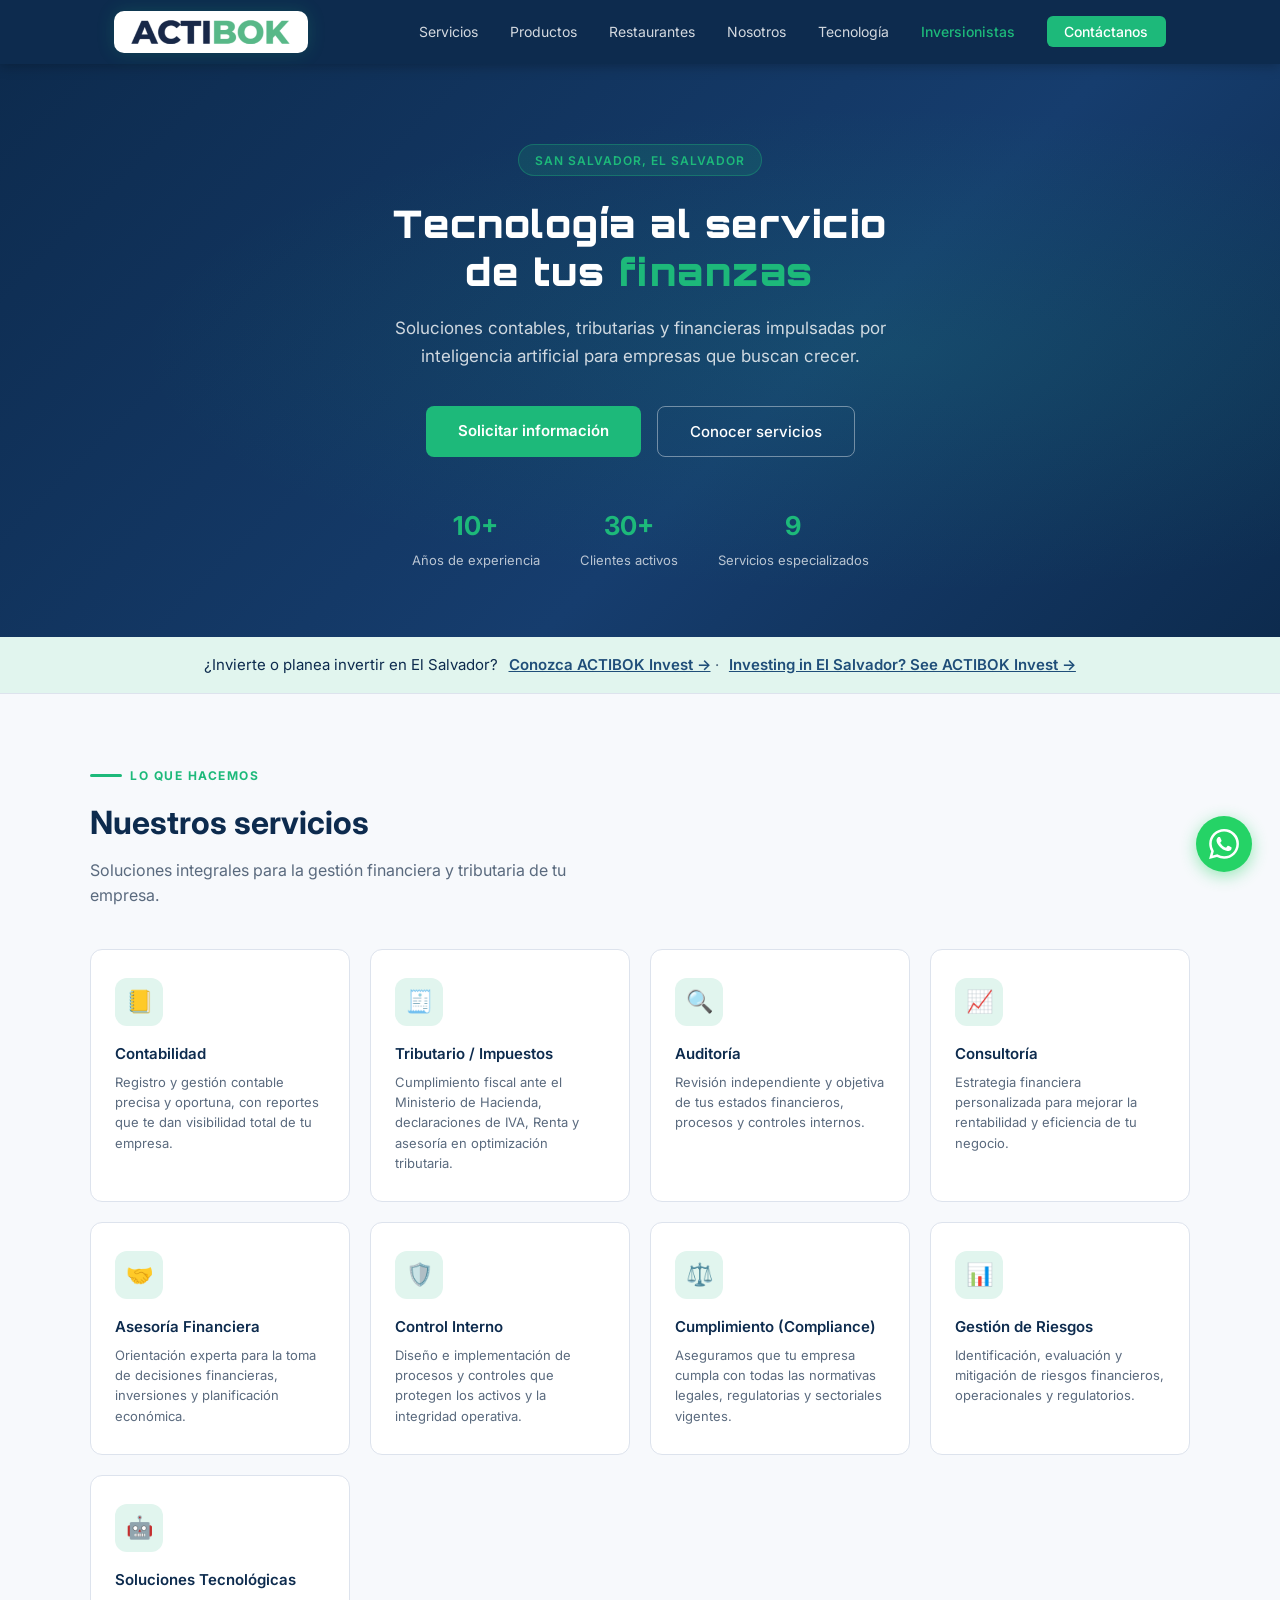
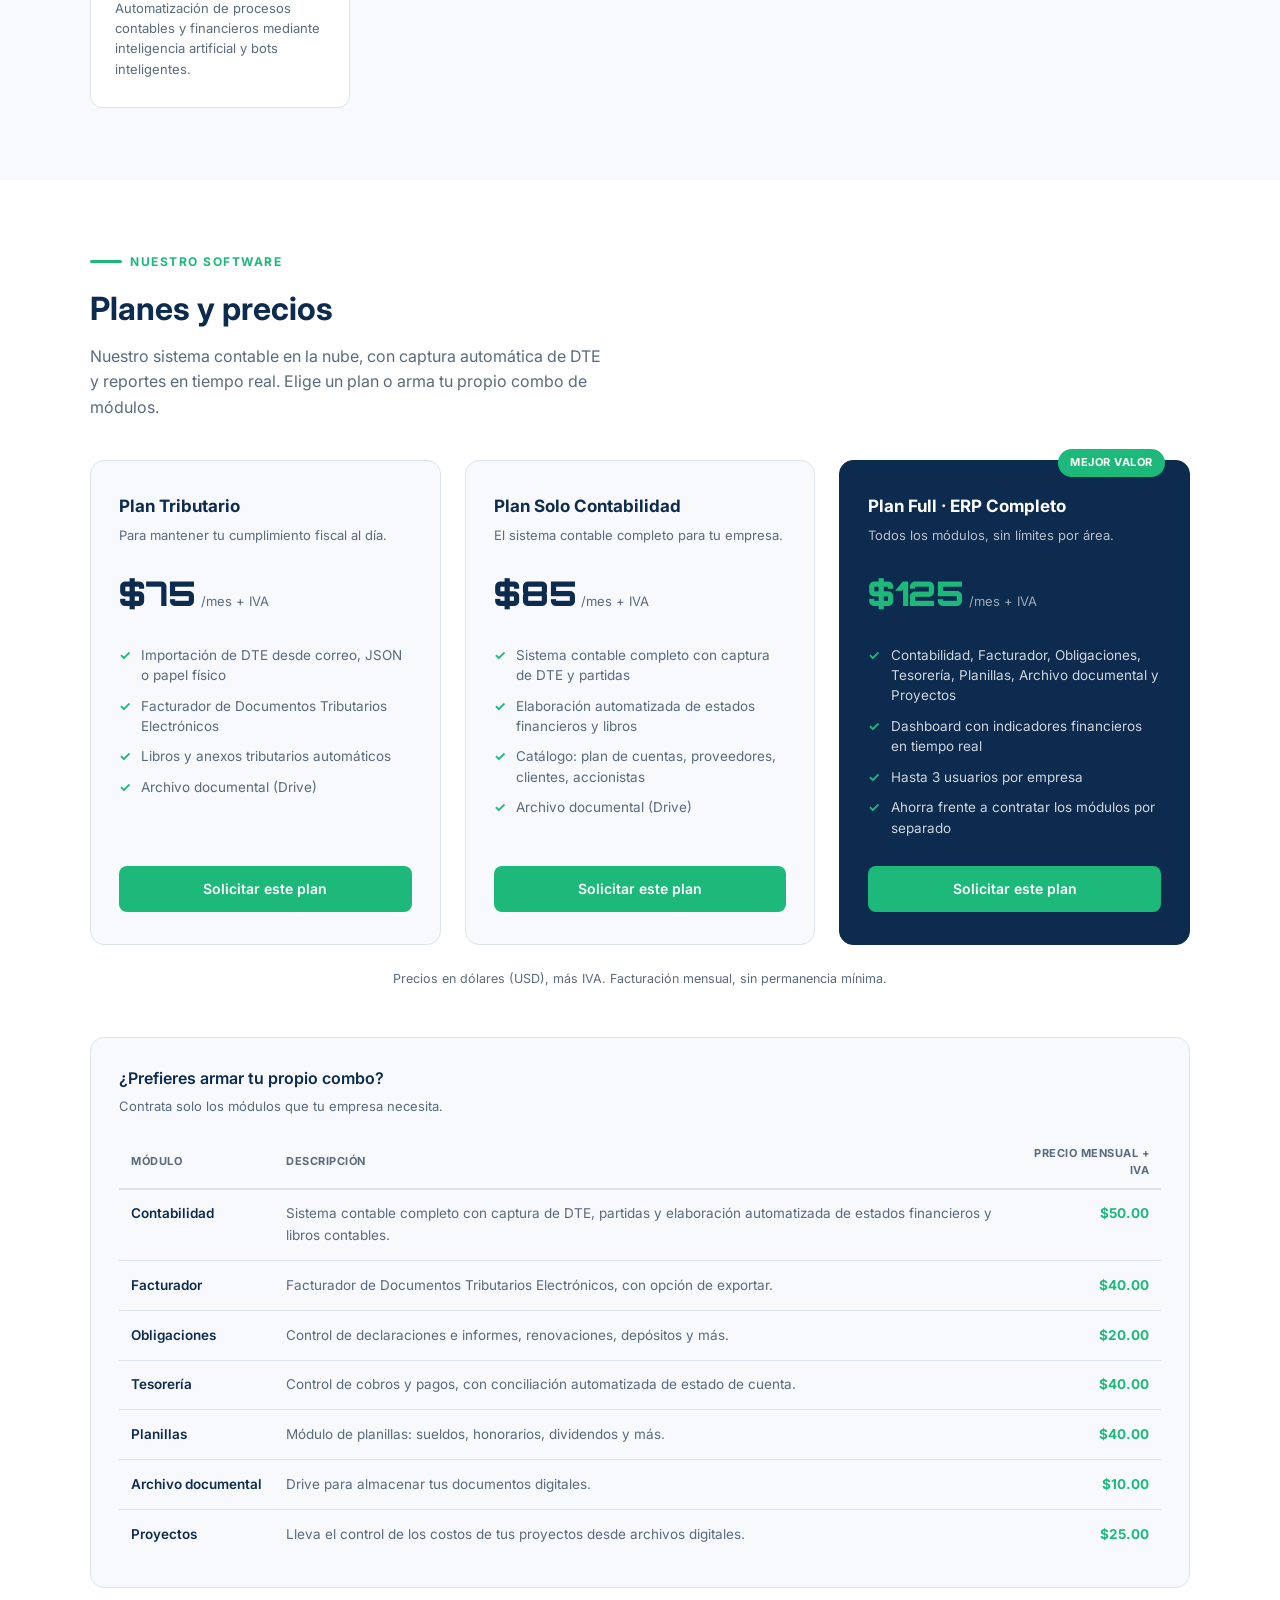
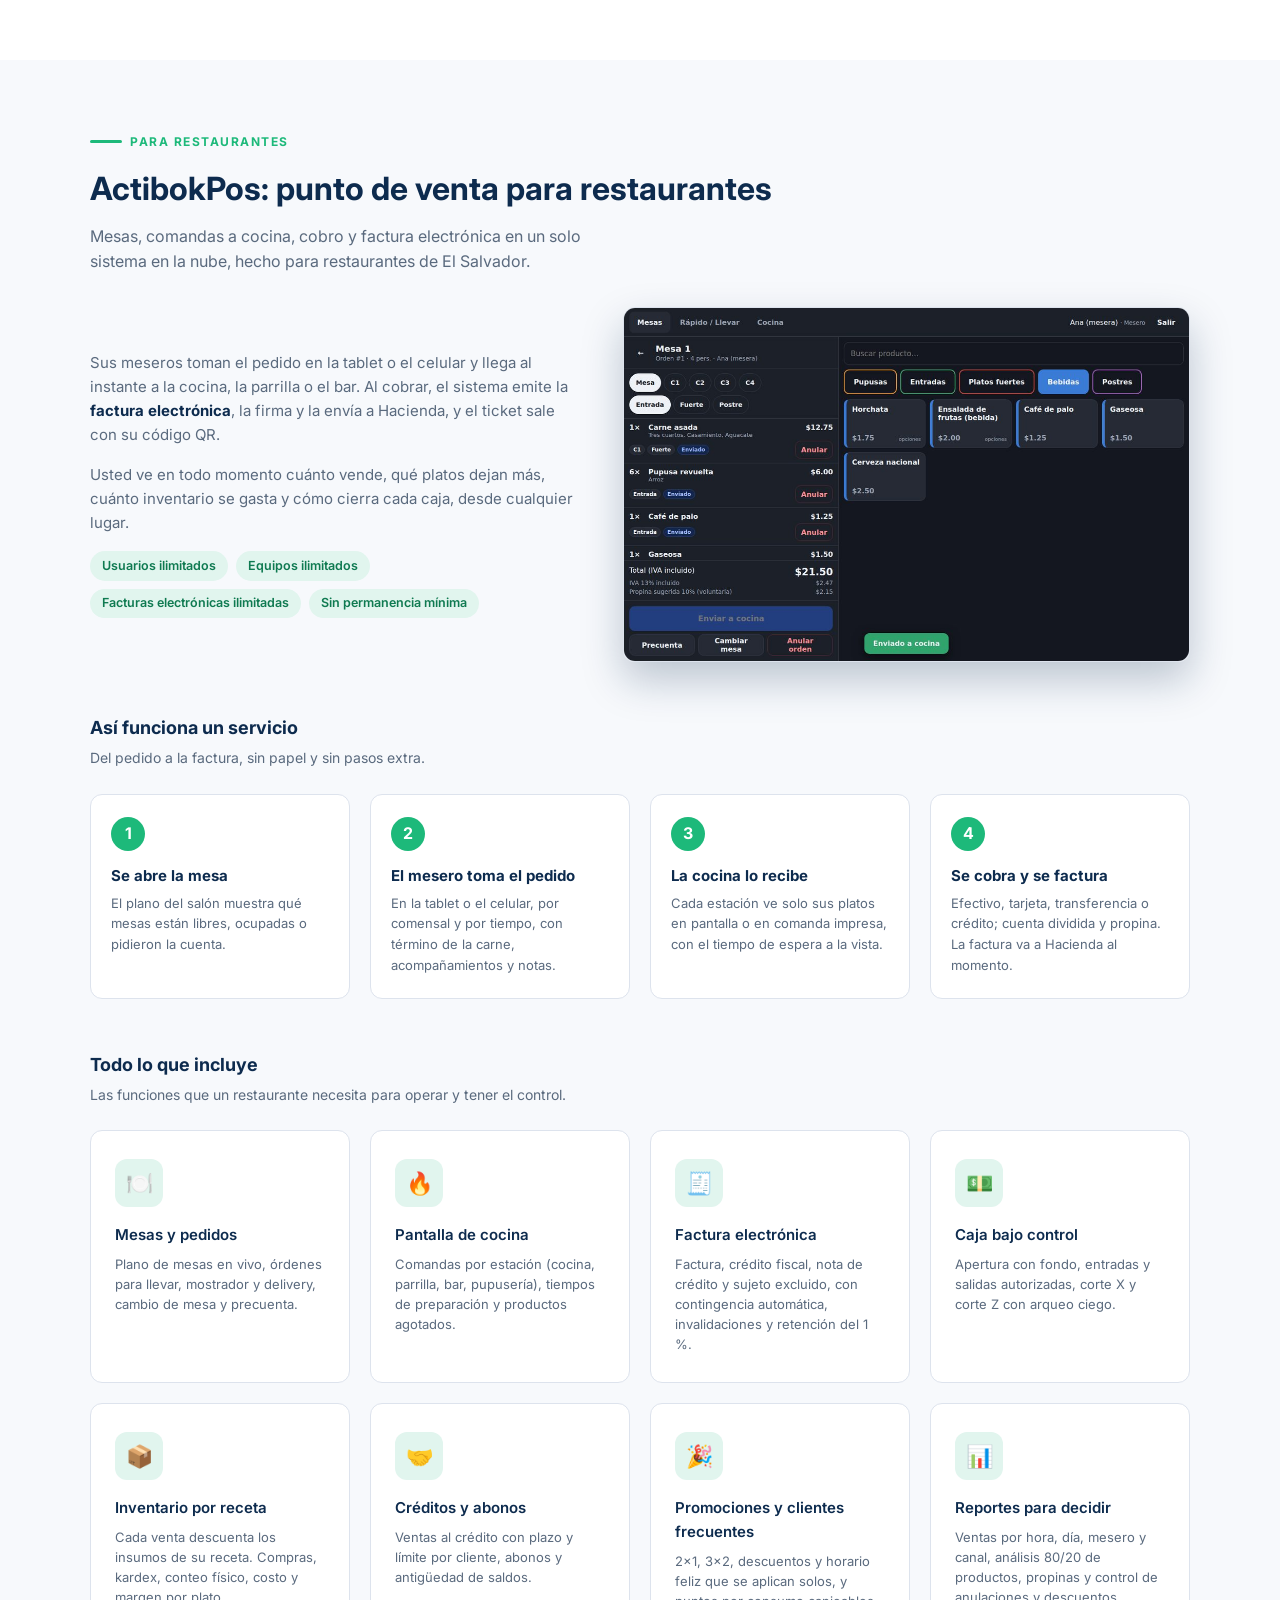
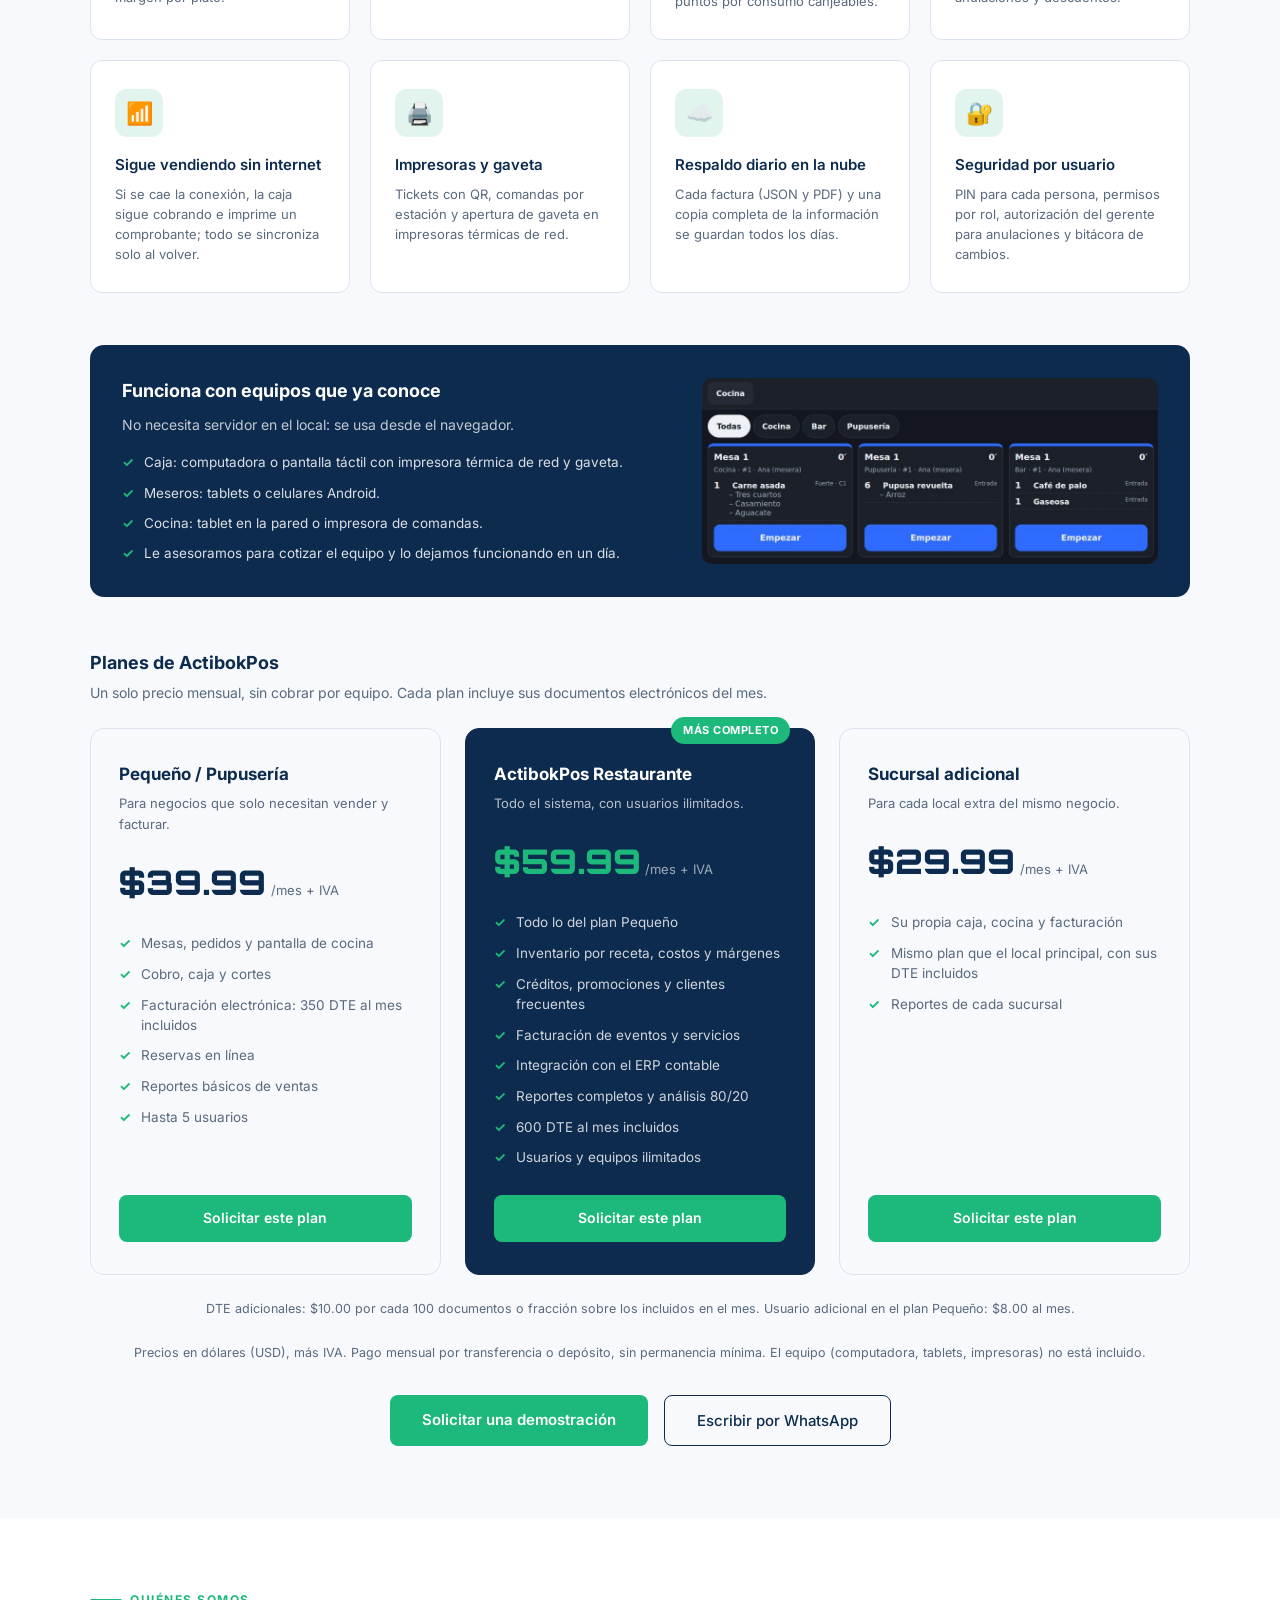
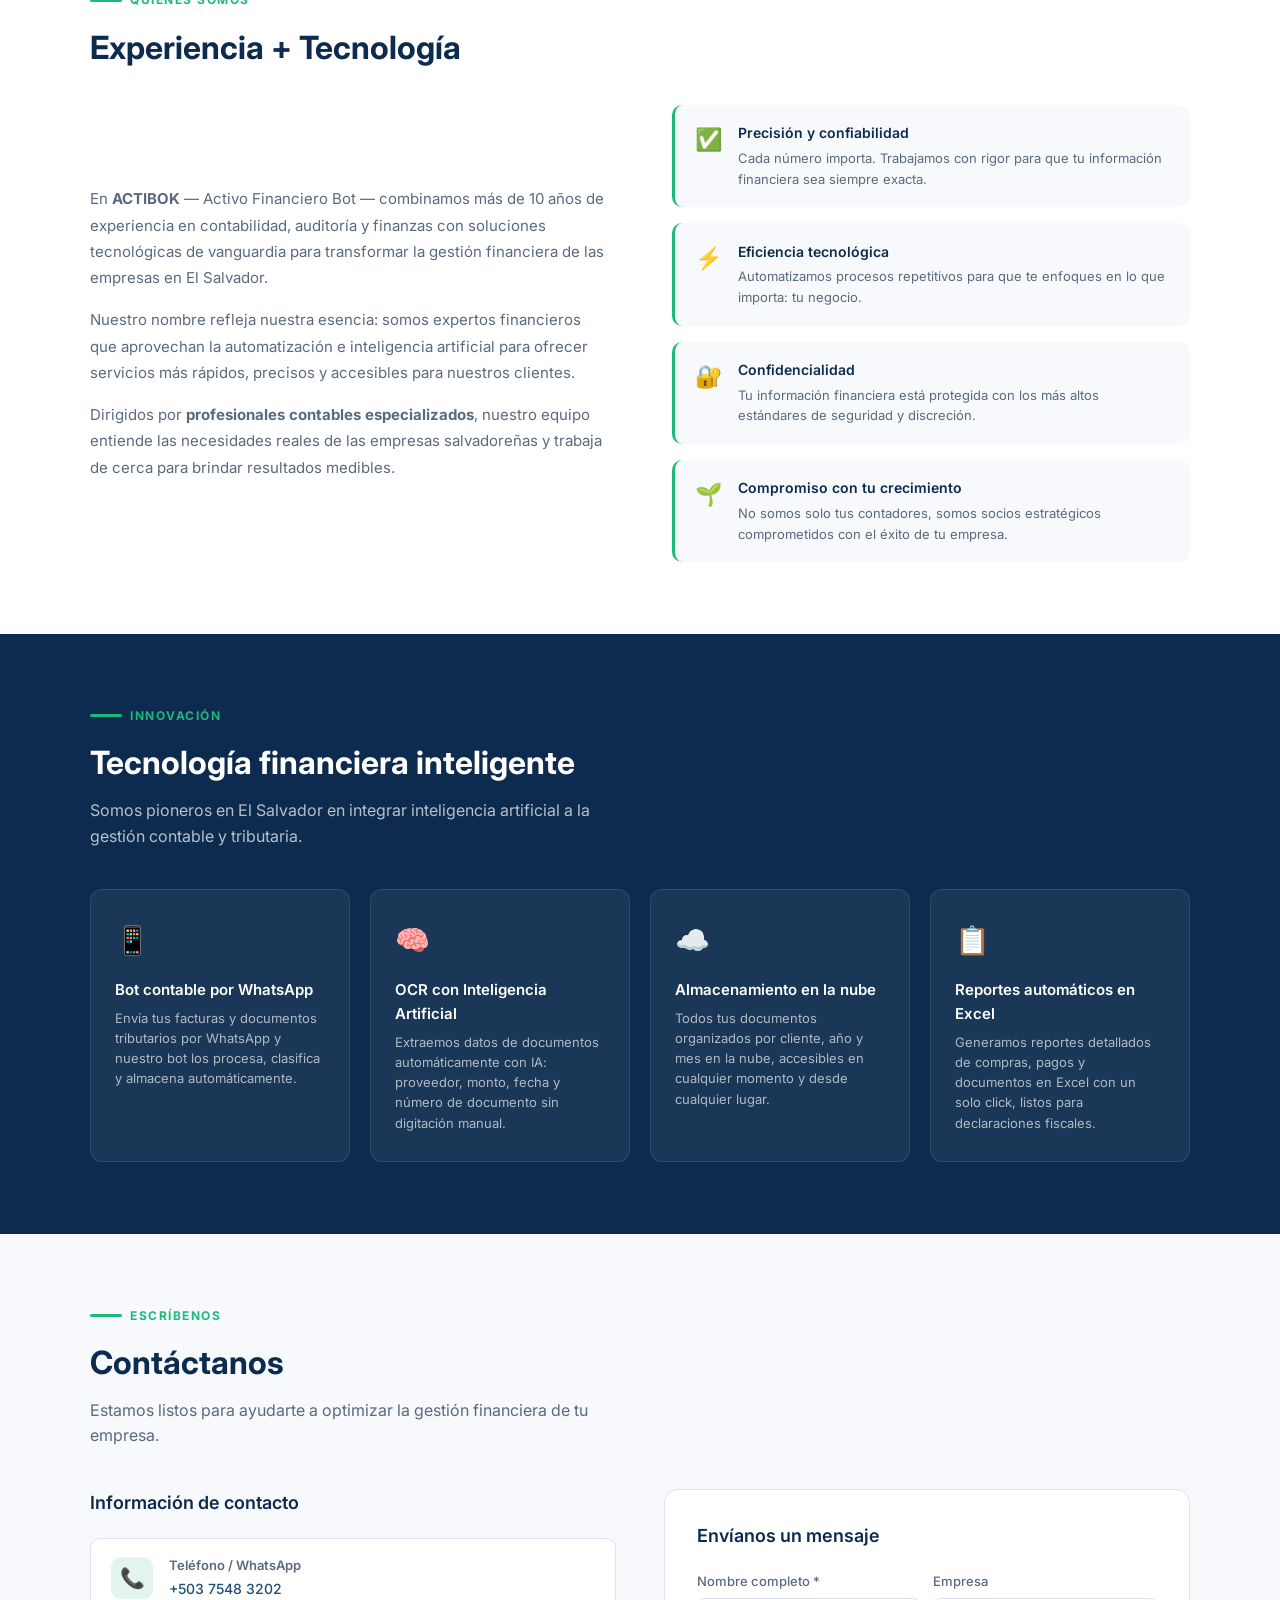
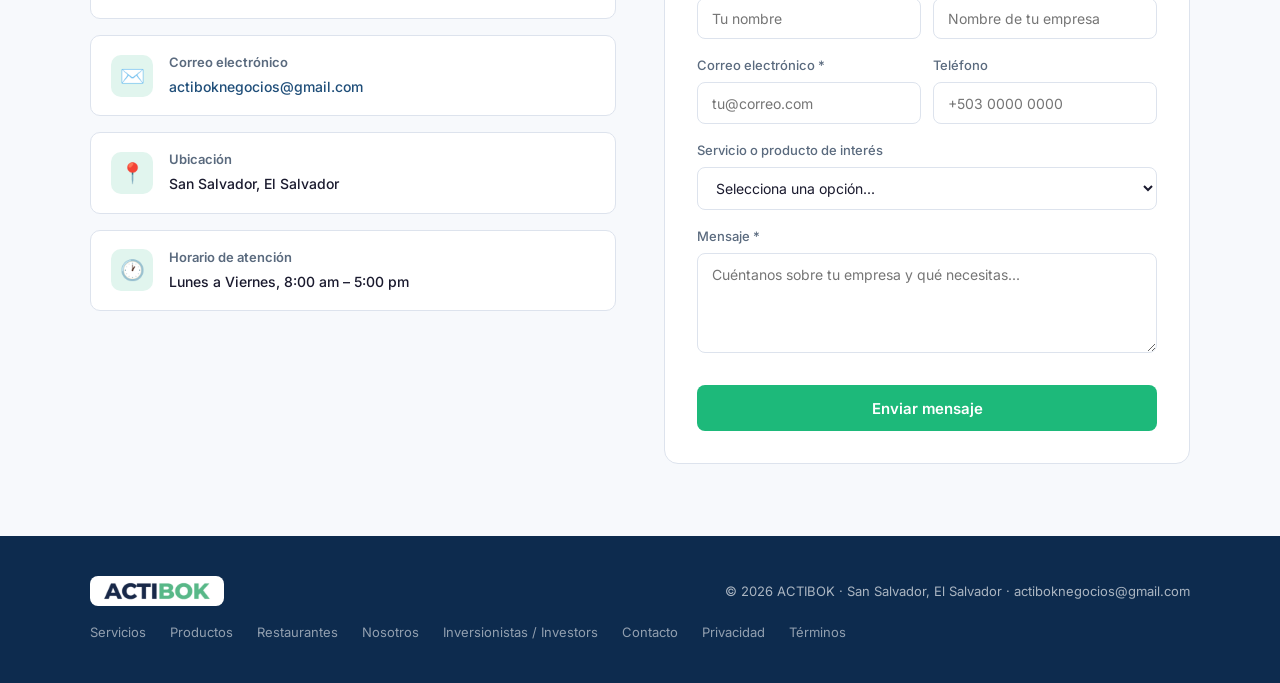
<file: index.html>
<!DOCTYPE html>
<html lang="es">
<head>
  <meta charset="UTF-8" />
  <meta name="viewport" content="width=device-width, initial-scale=1.0" />
  <title>ACTIBOK — Tecnología al servicio de tus finanzas</title>
  <meta name="description" content="ACTIBOK ofrece soluciones contables, tributarias, financieras y tecnológicas para empresas en El Salvador. Contabilidad, auditoría, consultoría, cumplimiento y más." />
  <link rel="preconnect" href="https://fonts.googleapis.com" />
  <link rel="preconnect" href="https://fonts.gstatic.com" crossorigin />
  <link href="https://fonts.googleapis.com/css2?family=Inter:wght@300;400;500;600;700&family=Orbitron:wght@700;900&display=swap" rel="stylesheet" />
  <style>
    *, *::before, *::after { box-sizing: border-box; margin: 0; padding: 0; }

    :root {
      --azul:       #0D2B4E;
      --azul-medio: #1F4E79;
      --verde:      #1DB97A;
      --verde-claro:#E1F5EE;
      --gris-bg:    #F7F9FC;
      --gris-card:  #FFFFFF;
      --texto:      #1A1A2E;
      --texto-sec:  #5A6A7E;
      --borde:      #DDE3ED;
    }

    html { scroll-behavior: smooth; }

    body {
      font-family: 'Inter', sans-serif;
      color: var(--texto);
      background: #fff;
      line-height: 1.6;
    }

    /* ── NAVBAR ── */
    header {
      position: sticky;
      top: 0;
      z-index: 100;
      background: var(--azul);
      box-shadow: 0 2px 12px rgba(0,0,0,0.25);
    }
    nav {
      max-width: 1100px;
      margin: 0 auto;
      padding: 0 1.5rem;
      display: flex;
      align-items: center;
      justify-content: space-between;
      height: 64px;
    }
    .logo {
      display: flex;
      align-items: center;
      background: #fff;
      padding: 0.4rem 0.9rem;
      border-radius: 10px;
      text-decoration: none;
      box-shadow: 0 0 18px rgba(29,185,122,0.2);
    }
    .logo img { display: block; height: 30px; width: auto; }
    .nav-links {
      display: flex;
      gap: 2rem;
      list-style: none;
    }
    .nav-links a {
      color: rgba(255,255,255,0.82);
      text-decoration: none;
      font-size: 14px;
      font-weight: 400;
      transition: color 0.2s;
    }
    .nav-links a:hover { color: var(--verde); }
    .nav-cta {
      background: var(--verde);
      color: #fff !important;
      padding: 0.45rem 1.1rem;
      border-radius: 6px;
      font-weight: 500 !important;
    }
    .nav-links a.nav-invest { color: var(--verde); font-weight: 500; }
    .invest-strip { background: var(--verde-claro); border-bottom: 1px solid var(--borde); padding: 1rem 1.5rem; text-align: center; font-size: 15px; color: var(--azul); }
    .invest-strip a { color: var(--azul-medio); font-weight: 600; margin-left: .4rem; }
    .nav-cta:hover { background: #17a36a !important; color: #fff !important; }

    /* hamburger */
    .hamburger { display: none; flex-direction: column; gap: 5px; cursor: pointer; }
    .hamburger span { width: 24px; height: 2px; background: #fff; border-radius: 2px; transition: 0.3s; }
    .mobile-menu {
      display: none;
      flex-direction: column;
      background: var(--azul);
      padding: 1rem 1.5rem 1.5rem;
      gap: 1rem;
    }
    .mobile-menu a {
      color: rgba(255,255,255,0.85);
      text-decoration: none;
      font-size: 16px;
      padding: 0.4rem 0;
      border-bottom: 1px solid rgba(255,255,255,0.08);
    }
    .mobile-menu a:last-child { border-bottom: none; }
    .mobile-menu.open { display: flex; }

    @media (max-width: 768px) {
      .nav-links { display: none; }
      .hamburger { display: flex; }
    }

    /* ── HERO ── */
    .hero {
      background: linear-gradient(135deg, var(--azul) 0%, #163D6E 60%, #0D2B4E 100%);
      color: #fff;
      padding: 5rem 1.5rem 4rem;
      text-align: center;
      position: relative;
      overflow: hidden;
    }
    .hero::before {
      content: '';
      position: absolute;
      inset: 0;
      background: radial-gradient(ellipse at 70% 50%, rgba(29,185,122,0.12) 0%, transparent 60%);
    }
    .hero-inner { position: relative; max-width: 680px; margin: 0 auto; }
    .hero-badge {
      display: inline-block;
      background: rgba(29,185,122,0.15);
      border: 1px solid rgba(29,185,122,0.35);
      color: var(--verde);
      font-size: 12px;
      font-weight: 600;
      letter-spacing: 1px;
      padding: 0.35rem 1rem;
      border-radius: 50px;
      margin-bottom: 1.5rem;
      text-transform: uppercase;
    }
    .hero h1 {
      font-family: 'Orbitron', sans-serif;
      font-size: clamp(22px, 4vw, 38px);
      font-weight: 900;
      line-height: 1.25;
      letter-spacing: 1.5px;
      margin-bottom: 1.25rem;
    }
    .hero h1 span { color: var(--verde); }
    .hero p {
      font-size: 17px;
      opacity: 0.8;
      margin-bottom: 2.25rem;
      max-width: 520px;
      margin-left: auto;
      margin-right: auto;
    }
    .hero-btns {
      display: flex;
      gap: 1rem;
      justify-content: center;
      flex-wrap: wrap;
    }
    .btn-primary {
      background: var(--verde);
      color: #fff;
      padding: 0.8rem 2rem;
      border-radius: 8px;
      font-size: 15px;
      font-weight: 600;
      text-decoration: none;
      transition: background 0.2s, transform 0.15s;
    }
    .btn-primary:hover { background: #17a36a; transform: translateY(-1px); }
    .btn-outline {
      border: 1.5px solid rgba(255,255,255,0.4);
      color: #fff;
      padding: 0.8rem 2rem;
      border-radius: 8px;
      font-size: 15px;
      font-weight: 500;
      text-decoration: none;
      transition: border-color 0.2s, background 0.2s;
    }
    .btn-outline:hover { border-color: var(--verde); background: rgba(29,185,122,0.08); }

    /* hero stats */
    .hero-stats {
      display: flex;
      justify-content: center;
      gap: 2.5rem;
      margin-top: 3rem;
      flex-wrap: wrap;
    }
    .hero-stat { text-align: center; }
    .hero-stat strong { display: block; font-size: 26px; font-weight: 700; color: var(--verde); }
    .hero-stat span { font-size: 13px; opacity: 0.7; }

    /* ── SECTION COMMONS ── */
    section { padding: 4.5rem 1.5rem; }
    .container { max-width: 1100px; margin: 0 auto; }
    .section-label {
      display: flex;
      align-items: center;
      gap: 0.5rem;
      margin-bottom: 0.75rem;
    }
    .section-label::before {
      content: '';
      width: 32px;
      height: 3px;
      background: var(--verde);
      border-radius: 2px;
      display: inline-block;
    }
    .section-label span {
      font-size: 12px;
      font-weight: 700;
      letter-spacing: 1.5px;
      text-transform: uppercase;
      color: var(--verde);
    }
    .section-title {
      font-size: clamp(22px, 3.5vw, 32px);
      font-weight: 700;
      color: var(--azul);
      margin-bottom: 0.6rem;
    }
    .section-sub {
      font-size: 16px;
      color: var(--texto-sec);
      max-width: 520px;
    }

    /* ── SERVICIOS ── */
    #servicios { background: var(--gris-bg); }
    .services-grid {
      display: grid;
      grid-template-columns: repeat(auto-fit, minmax(220px, 1fr));
      gap: 1.25rem;
      margin-top: 2.5rem;
    }
    .service-card {
      background: #fff;
      border: 1px solid var(--borde);
      border-radius: 12px;
      padding: 1.75rem 1.5rem;
      transition: transform 0.2s, box-shadow 0.2s, border-color 0.2s;
    }
    .service-card:hover {
      transform: translateY(-4px);
      box-shadow: 0 8px 28px rgba(13,43,78,0.1);
      border-color: var(--verde);
    }
    .service-icon {
      width: 48px;
      height: 48px;
      border-radius: 12px;
      background: var(--verde-claro);
      display: flex;
      align-items: center;
      justify-content: center;
      margin-bottom: 1rem;
      font-size: 22px;
    }
    .service-card h3 {
      font-size: 15px;
      font-weight: 600;
      color: var(--azul);
      margin-bottom: 0.4rem;
    }
    .service-card p {
      font-size: 13px;
      color: var(--texto-sec);
      line-height: 1.55;
    }

    /* ── PRODUCTOS ── */
    #productos { background: #fff; }
    .pricing-grid {
      display: grid;
      grid-template-columns: repeat(auto-fit, minmax(260px, 1fr));
      gap: 1.5rem;
      margin-top: 2.5rem;
    }
    .pricing-card {
      background: var(--gris-bg);
      border: 1px solid var(--borde);
      border-radius: 14px;
      padding: 2rem 1.75rem;
      display: flex;
      flex-direction: column;
      position: relative;
      transition: transform 0.2s, box-shadow 0.2s, border-color 0.2s;
    }
    .pricing-card:hover {
      transform: translateY(-4px);
      box-shadow: 0 8px 28px rgba(13,43,78,0.1);
      border-color: var(--verde);
    }
    .pricing-card.featured { background: var(--azul); border-color: var(--azul); }
    .pricing-badge {
      position: absolute;
      top: -12px;
      right: 1.5rem;
      background: var(--verde);
      color: #fff;
      font-size: 11px;
      font-weight: 700;
      letter-spacing: 0.5px;
      text-transform: uppercase;
      padding: 0.3rem 0.75rem;
      border-radius: 50px;
    }
    .pricing-card h3 { font-size: 17px; font-weight: 700; color: var(--azul); margin-bottom: 0.3rem; }
    .pricing-card.featured h3 { color: #fff; }
    .pricing-tagline { font-size: 13px; color: var(--texto-sec); margin-bottom: 1.25rem; }
    .pricing-card.featured .pricing-tagline { color: rgba(255,255,255,0.7); }
    .pricing-price { display: flex; align-items: baseline; gap: 0.3rem; margin-bottom: 1.5rem; }
    .pricing-price strong { font-size: 34px; font-weight: 900; color: var(--azul); font-family: 'Orbitron', sans-serif; }
    .pricing-card.featured .pricing-price strong { color: var(--verde); }
    .pricing-price span { font-size: 13px; color: var(--texto-sec); }
    .pricing-card.featured .pricing-price span { color: rgba(255,255,255,0.6); }
    .pricing-features { list-style: none; display: flex; flex-direction: column; gap: 0.65rem; margin-bottom: 1.75rem; flex-grow: 1; }
    .pricing-features li { font-size: 13.5px; color: var(--texto-sec); padding-left: 1.4rem; position: relative; line-height: 1.5; }
    .pricing-card.featured .pricing-features li { color: rgba(255,255,255,0.8); }
    .pricing-features li::before { content: '✓'; position: absolute; left: 0; color: var(--verde); font-weight: 700; }
    .pricing-cta {
      display: block;
      text-align: center;
      background: var(--verde);
      color: #fff;
      padding: 0.75rem;
      border-radius: 8px;
      font-size: 14px;
      font-weight: 600;
      text-decoration: none;
      transition: background 0.2s;
    }
    .pricing-cta:hover { background: #17a36a; }
    .pricing-note { font-size: 12.5px; color: var(--texto-sec); text-align: center; margin-top: 1.5rem; }

    .modules-wrap {
      margin-top: 3rem;
      background: var(--gris-bg);
      border: 1px solid var(--borde);
      border-radius: 14px;
      padding: 1.75rem;
    }
    .modules-wrap h3 { font-size: 16px; font-weight: 600; color: var(--azul); margin-bottom: 0.25rem; }
    .modules-sub { font-size: 13px; color: var(--texto-sec); margin-bottom: 1.25rem; }
    .modules-table { width: 100%; border-collapse: collapse; }
    .modules-table th {
      text-align: left;
      font-size: 11px;
      text-transform: uppercase;
      letter-spacing: 0.5px;
      color: var(--texto-sec);
      padding: 0.5rem 0.75rem;
      border-bottom: 2px solid var(--borde);
    }
    .modules-table td {
      padding: 0.85rem 0.75rem;
      border-bottom: 1px solid var(--borde);
      font-size: 13.5px;
      vertical-align: top;
    }
    .modules-table tr:last-child td { border-bottom: none; }
    .modules-table td.module-name { font-weight: 600; color: var(--azul); white-space: nowrap; }
    .modules-table td.module-price { text-align: right; font-weight: 700; color: var(--verde); white-space: nowrap; }
    .modules-table td.module-desc { color: var(--texto-sec); }
    @media (max-width: 640px) {
      .modules-table thead { display: none; }
      .modules-table, .modules-table tbody, .modules-table tr, .modules-table td { display: block; width: 100%; }
      .modules-table tr { padding: 0.75rem 0; border-bottom: 1px solid var(--borde); }
      .modules-table td { border: none; padding: 0.15rem 0; }
      .modules-table td.module-price { text-align: left; }
      .modules-table td.module-price::before { content: 'Precio mensual + IVA: '; font-weight: 400; color: var(--texto-sec); }
    }

    /* ── NOSOTROS ── */
    #nosotros { background: #fff; }
    .about-grid {
      display: grid;
      grid-template-columns: 1fr 1fr;
      gap: 4rem;
      align-items: center;
      margin-top: 2rem;
    }
    @media (max-width: 768px) { .about-grid { grid-template-columns: 1fr; gap: 2rem; } }
    .about-text p {
      font-size: 15px;
      color: var(--texto-sec);
      line-height: 1.75;
      margin-bottom: 1rem;
    }
    .about-text p:last-child { margin-bottom: 0; }
    .about-values {
      display: flex;
      flex-direction: column;
      gap: 1rem;
    }
    .value-item {
      display: flex;
      gap: 1rem;
      align-items: flex-start;
      padding: 1.1rem 1.25rem;
      background: var(--gris-bg);
      border-radius: 10px;
      border-left: 3px solid var(--verde);
    }
    .value-icon { font-size: 22px; flex-shrink: 0; }
    .value-item h4 { font-size: 14px; font-weight: 600; color: var(--azul); margin-bottom: 0.2rem; }
    .value-item p { font-size: 13px; color: var(--texto-sec); }

    /* ── SISTEMAPOS (restaurantes) ── */
    #actibokpos { background: var(--gris-bg); }
    .pos-intro {
      display: grid;
      grid-template-columns: 1fr 1.15fr;
      gap: 2.5rem;
      align-items: center;
      margin-top: 2rem;
    }
    @media (max-width: 860px) { .pos-intro { grid-template-columns: 1fr; gap: 1.75rem; } }
    .pos-intro-text p { font-size: 15px; color: var(--texto-sec); margin-bottom: 1rem; }
    .pos-intro-text strong { color: var(--azul); }
    .pos-badges { display: flex; flex-wrap: wrap; gap: 0.5rem; margin-top: 0.5rem; }
    .pos-badges span {
      background: var(--verde-claro);
      color: #0f7a51;
      font-size: 12.5px;
      font-weight: 600;
      padding: 0.3rem 0.75rem;
      border-radius: 50px;
    }
    .pos-shot {
      display: block;
      width: 100%;
      height: auto;
      border-radius: 12px;
      box-shadow: 0 18px 40px rgba(13,43,78,0.25);
      border: 1px solid var(--borde);
    }
    .pos-subtitle { font-size: 18px; font-weight: 700; color: var(--azul); margin: 3.25rem 0 0.25rem; }
    .pos-subtext { font-size: 14px; color: var(--texto-sec); }
    .pos-steps {
      display: grid;
      grid-template-columns: repeat(auto-fit, minmax(200px, 1fr));
      gap: 1.25rem;
      margin-top: 1.5rem;
      counter-reset: paso;
    }
    .pos-step {
      background: #fff;
      border: 1px solid var(--borde);
      border-radius: 12px;
      padding: 1.4rem 1.25rem;
      position: relative;
    }
    .pos-step::before {
      counter-increment: paso;
      content: counter(paso);
      display: flex;
      align-items: center;
      justify-content: center;
      width: 34px;
      height: 34px;
      border-radius: 50%;
      background: var(--verde);
      color: #fff;
      font-weight: 700;
      margin-bottom: 0.8rem;
    }
    .pos-step h4 { font-size: 15px; color: var(--azul); margin-bottom: 0.3rem; }
    .pos-step p { font-size: 13px; color: var(--texto-sec); }
    #actibokpos .services-grid { margin-top: 1.5rem; }
    #actibokpos .service-card { background: #fff; }
    .pos-equipo {
      display: grid;
      grid-template-columns: 1.2fr 1fr;
      gap: 2rem;
      align-items: center;
      background: var(--azul);
      color: #fff;
      border-radius: 14px;
      padding: 2rem;
      margin-top: 3.25rem;
    }
    @media (max-width: 860px) { .pos-equipo { grid-template-columns: 1fr; } }
    .pos-equipo h3 { font-size: 18px; margin-bottom: 0.5rem; }
    .pos-equipo p { font-size: 14px; color: rgba(255,255,255,0.75); }
    .pos-equipo ul { list-style: none; display: flex; flex-direction: column; gap: 0.55rem; margin-top: 1rem; }
    .pos-equipo li { font-size: 13.5px; color: rgba(255,255,255,0.85); padding-left: 1.4rem; position: relative; }
    .pos-equipo li::before { content: '✓'; position: absolute; left: 0; color: var(--verde); font-weight: 700; }
    .pos-equipo img { width: 100%; height: auto; border-radius: 10px; display: block; }
    #actibokpos .pricing-grid { margin-top: 1.5rem; }
    .pos-ctas { display: flex; justify-content: center; gap: 1rem; flex-wrap: wrap; margin-top: 2rem; }
    .pos-ctas .btn-outline { color: var(--azul); border-color: var(--azul); }
    .pos-ctas .btn-outline:hover { color: var(--azul); }

    /* ── TECNOLOGÍA ── */
    #tecnologia {
      background: var(--azul);
      color: #fff;
    }
    #tecnologia .section-title { color: #fff; }
    #tecnologia .section-sub { color: rgba(255,255,255,0.7); }
    #tecnologia .section-label span { color: var(--verde); }
    .tech-grid {
      display: grid;
      grid-template-columns: repeat(auto-fit, minmax(220px, 1fr));
      gap: 1.25rem;
      margin-top: 2.5rem;
    }
    .tech-card {
      background: rgba(255,255,255,0.06);
      border: 1px solid rgba(255,255,255,0.1);
      border-radius: 12px;
      padding: 1.75rem 1.5rem;
      transition: background 0.2s, border-color 0.2s;
    }
    .tech-card:hover {
      background: rgba(29,185,122,0.1);
      border-color: rgba(29,185,122,0.35);
    }
    .tech-card-icon { font-size: 28px; margin-bottom: 0.9rem; }
    .tech-card h3 { font-size: 15px; font-weight: 600; margin-bottom: 0.4rem; color: #fff; }
    .tech-card p { font-size: 13px; color: rgba(255,255,255,0.65); line-height: 1.55; }

    /* ── CONTACTO ── */
    #contacto { background: var(--gris-bg); }
    .contact-grid {
      display: grid;
      grid-template-columns: 1fr 1fr;
      gap: 3rem;
      margin-top: 2.5rem;
      align-items: start;
    }
    @media (max-width: 768px) { .contact-grid { grid-template-columns: 1fr; gap: 2rem; } }
    .contact-info h3 {
      font-size: 18px;
      font-weight: 600;
      color: var(--azul);
      margin-bottom: 1.25rem;
    }
    .contact-items { display: flex; flex-direction: column; gap: 1rem; }
    .contact-item {
      display: flex;
      gap: 1rem;
      align-items: center;
      background: #fff;
      border: 1px solid var(--borde);
      border-radius: 10px;
      padding: 1rem 1.25rem;
    }
    .contact-item-icon {
      width: 42px;
      height: 42px;
      border-radius: 10px;
      background: var(--verde-claro);
      display: flex;
      align-items: center;
      justify-content: center;
      font-size: 20px;
      flex-shrink: 0;
      color: #0F6E56;
    }
    .contact-item-text strong {
      display: block;
      font-size: 13px;
      font-weight: 600;
      color: var(--texto-sec);
      margin-bottom: 1px;
    }
    .contact-item-text span {
      font-size: 14px;
      color: var(--texto);
      font-weight: 500;
    }
    .contact-item-text a {
      font-size: 14px;
      color: var(--azul-medio);
      font-weight: 500;
      text-decoration: none;
    }
    .contact-item-text a:hover { color: var(--verde); }

    /* contact form */
    .contact-form-wrap {
      background: #fff;
      border: 1px solid var(--borde);
      border-radius: 14px;
      padding: 2rem;
    }
    .contact-form-wrap h3 {
      font-size: 18px;
      font-weight: 600;
      color: var(--azul);
      margin-bottom: 1.25rem;
    }
    .form-group { margin-bottom: 1rem; }
    .form-group label {
      display: block;
      font-size: 13px;
      font-weight: 500;
      color: var(--texto-sec);
      margin-bottom: 0.4rem;
    }
    .form-group input,
    .form-group textarea,
    .form-group select {
      width: 100%;
      padding: 0.7rem 0.9rem;
      border: 1.5px solid var(--borde);
      border-radius: 8px;
      font-size: 14px;
      font-family: inherit;
      color: var(--texto);
      background: #fff;
      transition: border-color 0.2s;
      outline: none;
    }
    .form-group input:focus,
    .form-group textarea:focus,
    .form-group select:focus { border-color: var(--verde); }
    .form-group textarea { resize: vertical; min-height: 100px; }
    .form-row { display: grid; grid-template-columns: 1fr 1fr; gap: 0.75rem; }
    @media (max-width: 480px) { .form-row { grid-template-columns: 1fr; } }
    .btn-submit {
      width: 100%;
      background: var(--verde);
      color: #fff;
      border: none;
      padding: 0.85rem;
      border-radius: 8px;
      font-size: 15px;
      font-weight: 600;
      cursor: pointer;
      font-family: inherit;
      transition: background 0.2s;
      margin-top: 0.5rem;
    }
    .btn-submit:hover { background: #17a36a; }
    .form-success {
      display: none;
      background: var(--verde-claro);
      border: 1px solid var(--verde);
      color: #0F6E56;
      border-radius: 8px;
      padding: 1rem;
      font-size: 14px;
      font-weight: 500;
      text-align: center;
      margin-top: 1rem;
    }

    /* ── FOOTER ── */
    footer {
      background: var(--azul);
      color: rgba(255,255,255,0.65);
      padding: 2.5rem 1.5rem;
    }
    .footer-inner {
      max-width: 1100px;
      margin: 0 auto;
      display: flex;
      justify-content: space-between;
      align-items: center;
      flex-wrap: wrap;
      gap: 1rem;
    }
    .footer-logo {
      display: flex;
      align-items: center;
      background: #fff;
      padding: 0.3rem 0.75rem;
      border-radius: 8px;
      text-decoration: none;
    }
    .footer-logo img { display: block; height: 20px; width: auto; }
    footer p { font-size: 13px; }
    .footer-links { display: flex; flex-wrap: wrap; justify-content: center; gap: 0.6rem 1.5rem; }
    .footer-links a {
      color: rgba(255,255,255,0.55);
      text-decoration: none;
      font-size: 13px;
      transition: color 0.2s;
    }
    .footer-links a:hover { color: var(--verde); }

    /* ── WHATSAPP FLOAT ── */
    .whatsapp-float {
      position: fixed;
      bottom: 1.75rem;
      right: 1.75rem;
      background: #25D366;
      color: #fff;
      width: 56px;
      height: 56px;
      border-radius: 50%;
      display: flex;
      align-items: center;
      justify-content: center;
      font-size: 28px;
      text-decoration: none;
      box-shadow: 0 4px 16px rgba(37,211,102,0.45);
      z-index: 999;
      transition: transform 0.2s;
    }
    .whatsapp-float:hover { transform: scale(1.08); }
  </style>
</head>
<body>

<!-- NAVBAR -->
<header>
  <nav>
    <a href="#" class="logo"><img src="assets/logo-actibok.png" alt="ACTIBOK" /></a>
    <ul class="nav-links">
      <li><a href="#servicios">Servicios</a></li>
      <li><a href="#productos">Productos</a></li>
      <li><a href="#actibokpos">Restaurantes</a></li>
      <li><a href="#nosotros">Nosotros</a></li>
      <li><a href="#tecnologia">Tecnología</a></li>
      <li><a href="https://actibokinvest.com/" class="nav-invest" title="Inversionistas / Investors">Inversionistas</a></li>
      <li><a href="#contacto" class="nav-cta">Contáctanos</a></li>
    </ul>
    <div class="hamburger" onclick="toggleMenu()" aria-label="Menú" role="button">
      <span></span><span></span><span></span>
    </div>
  </nav>
  <div class="mobile-menu" id="mobileMenu">
    <a href="#servicios" onclick="toggleMenu()">Servicios</a>
    <a href="#productos" onclick="toggleMenu()">Productos</a>
    <a href="#actibokpos" onclick="toggleMenu()">Restaurantes (ActibokPos)</a>
    <a href="#nosotros" onclick="toggleMenu()">Nosotros</a>
    <a href="#tecnologia" onclick="toggleMenu()">Tecnología</a>
    <a href="https://actibokinvest.com/">Inversionistas / Investors</a>
    <a href="#contacto" onclick="toggleMenu()">Contacto</a>
  </div>
</header>

<!-- HERO -->
<section class="hero">
  <div class="hero-inner">
    <div class="hero-badge">San Salvador, El Salvador</div>
    <h1>Tecnología al servicio<br>de tus <span>finanzas</span></h1>
    <p>Soluciones contables, tributarias y financieras impulsadas por inteligencia artificial para empresas que buscan crecer.</p>
    <div class="hero-btns">
      <a href="#contacto" class="btn-primary">Solicitar información</a>
      <a href="#servicios" class="btn-outline">Conocer servicios</a>
    </div>
    <div class="hero-stats">
      <div class="hero-stat"><strong>10+</strong><span>Años de experiencia</span></div>
      <div class="hero-stat"><strong>30+</strong><span>Clientes activos</span></div>
      <div class="hero-stat"><strong>9</strong><span>Servicios especializados</span></div>
    </div>
  </div>
</section>

<!-- SERVICIOS -->
<div class="invest-strip">¿Invierte o planea invertir en El Salvador? <a href="https://actibokinvest.com/es/">Conozca ACTIBOK Invest →</a> <span style="opacity:.7">·</span> <a href="https://actibokinvest.com/en/">Investing in El Salvador? See ACTIBOK Invest →</a></div>

  <section id="servicios">
  <div class="container">
    <div class="section-label"><span>Lo que hacemos</span></div>
    <h2 class="section-title">Nuestros servicios</h2>
    <p class="section-sub">Soluciones integrales para la gestión financiera y tributaria de tu empresa.</p>
    <div class="services-grid">
      <div class="service-card">
        <div class="service-icon">📒</div>
        <h3>Contabilidad</h3>
        <p>Registro y gestión contable precisa y oportuna, con reportes que te dan visibilidad total de tu empresa.</p>
      </div>
      <div class="service-card">
        <div class="service-icon">🧾</div>
        <h3>Tributario / Impuestos</h3>
        <p>Cumplimiento fiscal ante el Ministerio de Hacienda, declaraciones de IVA, Renta y asesoría en optimización tributaria.</p>
      </div>
      <div class="service-card">
        <div class="service-icon">🔍</div>
        <h3>Auditoría</h3>
        <p>Revisión independiente y objetiva de tus estados financieros, procesos y controles internos.</p>
      </div>
      <div class="service-card">
        <div class="service-icon">📈</div>
        <h3>Consultoría</h3>
        <p>Estrategia financiera personalizada para mejorar la rentabilidad y eficiencia de tu negocio.</p>
      </div>
      <div class="service-card">
        <div class="service-icon">🤝</div>
        <h3>Asesoría Financiera</h3>
        <p>Orientación experta para la toma de decisiones financieras, inversiones y planificación económica.</p>
      </div>
      <div class="service-card">
        <div class="service-icon">🛡️</div>
        <h3>Control Interno</h3>
        <p>Diseño e implementación de procesos y controles que protegen los activos y la integridad operativa.</p>
      </div>
      <div class="service-card">
        <div class="service-icon">⚖️</div>
        <h3>Cumplimiento (Compliance)</h3>
        <p>Aseguramos que tu empresa cumpla con todas las normativas legales, regulatorias y sectoriales vigentes.</p>
      </div>
      <div class="service-card">
        <div class="service-icon">📊</div>
        <h3>Gestión de Riesgos</h3>
        <p>Identificación, evaluación y mitigación de riesgos financieros, operacionales y regulatorios.</p>
      </div>
      <div class="service-card">
        <div class="service-icon">🤖</div>
        <h3>Soluciones Tecnológicas</h3>
        <p>Automatización de procesos contables y financieros mediante inteligencia artificial y bots inteligentes.</p>
      </div>
    </div>
  </div>
</section>

<!-- PRODUCTOS -->
<section id="productos">
  <div class="container">
    <div class="section-label"><span>Nuestro software</span></div>
    <h2 class="section-title">Planes y precios</h2>
    <p class="section-sub">Nuestro sistema contable en la nube, con captura automática de DTE y reportes en tiempo real. Elige un plan o arma tu propio combo de módulos.</p>

    <div class="pricing-grid">
      <div class="pricing-card">
        <h3>Plan Tributario</h3>
        <p class="pricing-tagline">Para mantener tu cumplimiento fiscal al día.</p>
        <div class="pricing-price"><strong>$75</strong><span>/mes + IVA</span></div>
        <ul class="pricing-features">
          <li>Importación de DTE desde correo, JSON o papel físico</li>
          <li>Facturador de Documentos Tributarios Electrónicos</li>
          <li>Libros y anexos tributarios automáticos</li>
          <li>Archivo documental (Drive)</li>
        </ul>
        <a href="#contacto" class="pricing-cta">Solicitar este plan</a>
      </div>

      <div class="pricing-card">
        <h3>Plan Solo Contabilidad</h3>
        <p class="pricing-tagline">El sistema contable completo para tu empresa.</p>
        <div class="pricing-price"><strong>$85</strong><span>/mes + IVA</span></div>
        <ul class="pricing-features">
          <li>Sistema contable completo con captura de DTE y partidas</li>
          <li>Elaboración automatizada de estados financieros y libros</li>
          <li>Catálogo: plan de cuentas, proveedores, clientes, accionistas</li>
          <li>Archivo documental (Drive)</li>
        </ul>
        <a href="#contacto" class="pricing-cta">Solicitar este plan</a>
      </div>

      <div class="pricing-card featured">
        <div class="pricing-badge">Mejor valor</div>
        <h3>Plan Full · ERP Completo</h3>
        <p class="pricing-tagline">Todos los módulos, sin límites por área.</p>
        <div class="pricing-price"><strong>$125</strong><span>/mes + IVA</span></div>
        <ul class="pricing-features">
          <li>Contabilidad, Facturador, Obligaciones, Tesorería, Planillas, Archivo documental y Proyectos</li>
          <li>Dashboard con indicadores financieros en tiempo real</li>
          <li>Hasta 3 usuarios por empresa</li>
          <li>Ahorra frente a contratar los módulos por separado</li>
        </ul>
        <a href="#contacto" class="pricing-cta">Solicitar este plan</a>
      </div>
    </div>
    <p class="pricing-note">Precios en dólares (USD), más IVA. Facturación mensual, sin permanencia mínima.</p>

    <div class="modules-wrap">
      <h3>¿Prefieres armar tu propio combo?</h3>
      <p class="modules-sub">Contrata solo los módulos que tu empresa necesita.</p>
      <table class="modules-table">
        <thead>
          <tr>
            <th>Módulo</th>
            <th>Descripción</th>
            <th style="text-align:right;">Precio mensual + IVA</th>
          </tr>
        </thead>
        <tbody>
          <tr>
            <td class="module-name">Contabilidad</td>
            <td class="module-desc">Sistema contable completo con captura de DTE, partidas y elaboración automatizada de estados financieros y libros contables.</td>
            <td class="module-price">$50.00</td>
          </tr>
          <tr>
            <td class="module-name">Facturador</td>
            <td class="module-desc">Facturador de Documentos Tributarios Electrónicos, con opción de exportar.</td>
            <td class="module-price">$40.00</td>
          </tr>
          <tr>
            <td class="module-name">Obligaciones</td>
            <td class="module-desc">Control de declaraciones e informes, renovaciones, depósitos y más.</td>
            <td class="module-price">$20.00</td>
          </tr>
          <tr>
            <td class="module-name">Tesorería</td>
            <td class="module-desc">Control de cobros y pagos, con conciliación automatizada de estado de cuenta.</td>
            <td class="module-price">$40.00</td>
          </tr>
          <tr>
            <td class="module-name">Planillas</td>
            <td class="module-desc">Módulo de planillas: sueldos, honorarios, dividendos y más.</td>
            <td class="module-price">$40.00</td>
          </tr>
          <tr>
            <td class="module-name">Archivo documental</td>
            <td class="module-desc">Drive para almacenar tus documentos digitales.</td>
            <td class="module-price">$10.00</td>
          </tr>
          <tr>
            <td class="module-name">Proyectos</td>
            <td class="module-desc">Lleva el control de los costos de tus proyectos desde archivos digitales.</td>
            <td class="module-price">$25.00</td>
          </tr>
        </tbody>
      </table>
    </div>
  </div>
</section>

<!-- SISTEMAPOS: PUNTO DE VENTA PARA RESTAURANTES -->
<section id="actibokpos">
  <span id="sistemapos" aria-hidden="true"></span>
  <div class="container">
    <div class="section-label"><span>Para restaurantes</span></div>
    <h2 class="section-title">ActibokPos: punto de venta para restaurantes</h2>
    <p class="section-sub">Mesas, comandas a cocina, cobro y factura electrónica en un solo sistema en la nube, hecho para restaurantes de El Salvador.</p>

    <div class="pos-intro">
      <div class="pos-intro-text">
        <p>Sus meseros toman el pedido en la tablet o el celular y llega al instante a la cocina, la parrilla o el bar. Al cobrar, el sistema emite la <strong>factura electrónica</strong>, la firma y la envía a Hacienda, y el ticket sale con su código QR.</p>
        <p>Usted ve en todo momento cuánto vende, qué platos dejan más, cuánto inventario se gasta y cómo cierra cada caja, desde cualquier lugar.</p>
        <div class="pos-badges">
          <span>Usuarios ilimitados</span>
          <span>Equipos ilimitados</span>
          <span>Facturas electrónicas ilimitadas</span>
          <span>Sin permanencia mínima</span>
        </div>
      </div>
      <img class="pos-shot" src="assets/actibokpos-pedido.jpg" alt="Pantalla de pedido de ActibokPos con el menú y la cuenta de la mesa" />
    </div>

    <h3 class="pos-subtitle">Así funciona un servicio</h3>
    <p class="pos-subtext">Del pedido a la factura, sin papel y sin pasos extra.</p>
    <div class="pos-steps">
      <div class="pos-step">
        <h4>Se abre la mesa</h4>
        <p>El plano del salón muestra qué mesas están libres, ocupadas o pidieron la cuenta.</p>
      </div>
      <div class="pos-step">
        <h4>El mesero toma el pedido</h4>
        <p>En la tablet o el celular, por comensal y por tiempo, con término de la carne, acompañamientos y notas.</p>
      </div>
      <div class="pos-step">
        <h4>La cocina lo recibe</h4>
        <p>Cada estación ve solo sus platos en pantalla o en comanda impresa, con el tiempo de espera a la vista.</p>
      </div>
      <div class="pos-step">
        <h4>Se cobra y se factura</h4>
        <p>Efectivo, tarjeta, transferencia o crédito; cuenta dividida y propina. La factura va a Hacienda al momento.</p>
      </div>
    </div>

    <h3 class="pos-subtitle">Todo lo que incluye</h3>
    <p class="pos-subtext">Las funciones que un restaurante necesita para operar y tener el control.</p>
    <div class="services-grid">
      <div class="service-card">
        <div class="service-icon">🍽️</div>
        <h3>Mesas y pedidos</h3>
        <p>Plano de mesas en vivo, órdenes para llevar, mostrador y delivery, cambio de mesa y precuenta.</p>
      </div>
      <div class="service-card">
        <div class="service-icon">🔥</div>
        <h3>Pantalla de cocina</h3>
        <p>Comandas por estación (cocina, parrilla, bar, pupusería), tiempos de preparación y productos agotados.</p>
      </div>
      <div class="service-card">
        <div class="service-icon">🧾</div>
        <h3>Factura electrónica</h3>
        <p>Factura, crédito fiscal, nota de crédito y sujeto excluido, con contingencia automática, invalidaciones y retención del 1 %.</p>
      </div>
      <div class="service-card">
        <div class="service-icon">💵</div>
        <h3>Caja bajo control</h3>
        <p>Apertura con fondo, entradas y salidas autorizadas, corte X y corte Z con arqueo ciego.</p>
      </div>
      <div class="service-card">
        <div class="service-icon">📦</div>
        <h3>Inventario por receta</h3>
        <p>Cada venta descuenta los insumos de su receta. Compras, kardex, conteo físico, costo y margen por plato.</p>
      </div>
      <div class="service-card">
        <div class="service-icon">🤝</div>
        <h3>Créditos y abonos</h3>
        <p>Ventas al crédito con plazo y límite por cliente, abonos y antigüedad de saldos.</p>
      </div>
      <div class="service-card">
        <div class="service-icon">🎉</div>
        <h3>Promociones y clientes frecuentes</h3>
        <p>2x1, 3x2, descuentos y horario feliz que se aplican solos, y puntos por consumo canjeables.</p>
      </div>
      <div class="service-card">
        <div class="service-icon">📊</div>
        <h3>Reportes para decidir</h3>
        <p>Ventas por hora, día, mesero y canal, análisis 80/20 de productos, propinas y control de anulaciones y descuentos.</p>
      </div>
      <div class="service-card">
        <div class="service-icon">📶</div>
        <h3>Sigue vendiendo sin internet</h3>
        <p>Si se cae la conexión, la caja sigue cobrando e imprime un comprobante; todo se sincroniza solo al volver.</p>
      </div>
      <div class="service-card">
        <div class="service-icon">🖨️</div>
        <h3>Impresoras y gaveta</h3>
        <p>Tickets con QR, comandas por estación y apertura de gaveta en impresoras térmicas de red.</p>
      </div>
      <div class="service-card">
        <div class="service-icon">☁️</div>
        <h3>Respaldo diario en la nube</h3>
        <p>Cada factura (JSON y PDF) y una copia completa de la información se guardan todos los días.</p>
      </div>
      <div class="service-card">
        <div class="service-icon">🔐</div>
        <h3>Seguridad por usuario</h3>
        <p>PIN para cada persona, permisos por rol, autorización del gerente para anulaciones y bitácora de cambios.</p>
      </div>
    </div>

    <div class="pos-equipo">
      <div>
        <h3>Funciona con equipos que ya conoce</h3>
        <p>No necesita servidor en el local: se usa desde el navegador.</p>
        <ul>
          <li>Caja: computadora o pantalla táctil con impresora térmica de red y gaveta.</li>
          <li>Meseros: tablets o celulares Android.</li>
          <li>Cocina: tablet en la pared o impresora de comandas.</li>
          <li>Le asesoramos para cotizar el equipo y lo dejamos funcionando en un día.</li>
        </ul>
      </div>
      <img src="assets/actibokpos-cocina.jpg" alt="Pantalla de cocina de ActibokPos con comandas por estación" />
    </div>

    <h3 class="pos-subtitle">Planes de ActibokPos</h3>
    <p class="pos-subtext">Un solo precio mensual, sin cobrar por equipo. Cada plan incluye sus documentos electrónicos del mes.</p>
    <div class="pricing-grid">
      <div class="pricing-card">
        <h3>Pequeño / Pupusería</h3>
        <p class="pricing-tagline">Para negocios que solo necesitan vender y facturar.</p>
        <div class="pricing-price"><strong>$39.99</strong><span>/mes + IVA</span></div>
        <ul class="pricing-features">
          <li>Mesas, pedidos y pantalla de cocina</li>
          <li>Cobro, caja y cortes</li>
          <li>Facturación electrónica: 350 DTE al mes incluidos</li>
          <li>Reservas en línea</li>
          <li>Reportes básicos de ventas</li>
          <li>Hasta 5 usuarios</li>
        </ul>
        <a href="#contacto" class="pricing-cta" data-plan="ActibokPos Pequeño / Pupusería ($39.99/mes)">Solicitar este plan</a>
      </div>

      <div class="pricing-card featured">
        <div class="pricing-badge">Más completo</div>
        <h3>ActibokPos Restaurante</h3>
        <p class="pricing-tagline">Todo el sistema, con usuarios ilimitados.</p>
        <div class="pricing-price"><strong>$59.99</strong><span>/mes + IVA</span></div>
        <ul class="pricing-features">
          <li>Todo lo del plan Pequeño</li>
          <li>Inventario por receta, costos y márgenes</li>
          <li>Créditos, promociones y clientes frecuentes</li>
          <li>Facturación de eventos y servicios</li>
          <li>Integración con el ERP contable</li>
          <li>Reportes completos y análisis 80/20</li>
          <li>600 DTE al mes incluidos</li>
          <li>Usuarios y equipos ilimitados</li>
        </ul>
        <a href="#contacto" class="pricing-cta" data-plan="ActibokPos Restaurante ($59.99/mes)">Solicitar este plan</a>
      </div>

      <div class="pricing-card">
        <h3>Sucursal adicional</h3>
        <p class="pricing-tagline">Para cada local extra del mismo negocio.</p>
        <div class="pricing-price"><strong>$29.99</strong><span>/mes + IVA</span></div>
        <ul class="pricing-features">
          <li>Su propia caja, cocina y facturación</li>
          <li>Mismo plan que el local principal, con sus DTE incluidos</li>
          <li>Reportes de cada sucursal</li>
        </ul>
        <a href="#contacto" class="pricing-cta" data-plan="ActibokPos Sucursal adicional ($29.99/mes)">Solicitar este plan</a>
      </div>
    </div>
    <p class="pricing-note">DTE adicionales: $10.00 por cada 100 documentos o fracción sobre los incluidos en el mes. Usuario adicional en el plan Pequeño: $8.00 al mes.</p>
    <p class="pricing-note">Precios en dólares (USD), más IVA. Pago mensual por transferencia o depósito, sin permanencia mínima. El equipo (computadora, tablets, impresoras) no está incluido.</p>

    <div class="pos-ctas">
      <a href="#contacto" class="btn-primary" data-plan="Demostración de ActibokPos">Solicitar una demostración</a>
      <a href="https://wa.me/50375483202?text=Hola,%20me%20interesa%20ActibokPos%20para%20mi%20restaurante" class="btn-outline" target="_blank" rel="noopener">Escribir por WhatsApp</a>
    </div>
  </div>
</section>

<!-- NOSOTROS -->
<section id="nosotros">
  <div class="container">
    <div class="section-label"><span>Quiénes somos</span></div>
    <h2 class="section-title">Experiencia + Tecnología</h2>
    <div class="about-grid">
      <div class="about-text">
        <p>En <strong>ACTIBOK</strong> — Activo Financiero Bot — combinamos más de 10 años de experiencia en contabilidad, auditoría y finanzas con soluciones tecnológicas de vanguardia para transformar la gestión financiera de las empresas en El Salvador.</p>
        <p>Nuestro nombre refleja nuestra esencia: somos expertos financieros que aprovechan la automatización e inteligencia artificial para ofrecer servicios más rápidos, precisos y accesibles para nuestros clientes.</p>
        <p>Dirigidos por <strong>profesionales contables especializados</strong>, nuestro equipo entiende las necesidades reales de las empresas salvadoreñas y trabaja de cerca para brindar resultados medibles.</p>
      </div>
      <div class="about-values">
        <div class="value-item">
          <div class="value-icon">✅</div>
          <div>
            <h4>Precisión y confiabilidad</h4>
            <p>Cada número importa. Trabajamos con rigor para que tu información financiera sea siempre exacta.</p>
          </div>
        </div>
        <div class="value-item">
          <div class="value-icon">⚡</div>
          <div>
            <h4>Eficiencia tecnológica</h4>
            <p>Automatizamos procesos repetitivos para que te enfoques en lo que importa: tu negocio.</p>
          </div>
        </div>
        <div class="value-item">
          <div class="value-icon">🔐</div>
          <div>
            <h4>Confidencialidad</h4>
            <p>Tu información financiera está protegida con los más altos estándares de seguridad y discreción.</p>
          </div>
        </div>
        <div class="value-item">
          <div class="value-icon">🌱</div>
          <div>
            <h4>Compromiso con tu crecimiento</h4>
            <p>No somos solo tus contadores, somos socios estratégicos comprometidos con el éxito de tu empresa.</p>
          </div>
        </div>
      </div>
    </div>
  </div>
</section>

<!-- TECNOLOGÍA -->
<section id="tecnologia">
  <div class="container">
    <div class="section-label"><span>Innovación</span></div>
    <h2 class="section-title">Tecnología financiera inteligente</h2>
    <p class="section-sub">Somos pioneros en El Salvador en integrar inteligencia artificial a la gestión contable y tributaria.</p>
    <div class="tech-grid">
      <div class="tech-card">
        <div class="tech-card-icon">📱</div>
        <h3>Bot contable por WhatsApp</h3>
        <p>Envía tus facturas y documentos tributarios por WhatsApp y nuestro bot los procesa, clasifica y almacena automáticamente.</p>
      </div>
      <div class="tech-card">
        <div class="tech-card-icon">🧠</div>
        <h3>OCR con Inteligencia Artificial</h3>
        <p>Extraemos datos de documentos automáticamente con IA: proveedor, monto, fecha y número de documento sin digitación manual.</p>
      </div>
      <div class="tech-card">
        <div class="tech-card-icon">☁️</div>
        <h3>Almacenamiento en la nube</h3>
        <p>Todos tus documentos organizados por cliente, año y mes en la nube, accesibles en cualquier momento y desde cualquier lugar.</p>
      </div>
      <div class="tech-card">
        <div class="tech-card-icon">📋</div>
        <h3>Reportes automáticos en Excel</h3>
        <p>Generamos reportes detallados de compras, pagos y documentos en Excel con un solo click, listos para declaraciones fiscales.</p>
      </div>
    </div>
  </div>
</section>

<!-- CONTACTO -->
<section id="contacto">
  <div class="container">
    <div class="section-label"><span>Escríbenos</span></div>
    <h2 class="section-title">Contáctanos</h2>
    <p class="section-sub">Estamos listos para ayudarte a optimizar la gestión financiera de tu empresa.</p>
    <div class="contact-grid">
      <div class="contact-info">
        <h3>Información de contacto</h3>
        <div class="contact-items">
          <div class="contact-item">
            <div class="contact-item-icon">📞</div>
            <div class="contact-item-text">
              <strong>Teléfono / WhatsApp</strong>
              <a href="tel:+50375483202">+503 7548 3202</a>
            </div>
          </div>
          <div class="contact-item">
            <div class="contact-item-icon">✉️</div>
            <div class="contact-item-text">
              <strong>Correo electrónico</strong>
              <a href="mailto:actiboknegocios@gmail.com">actiboknegocios@gmail.com</a>
            </div>
          </div>
          <div class="contact-item">
            <div class="contact-item-icon">📍</div>
            <div class="contact-item-text">
              <strong>Ubicación</strong>
              <span>San Salvador, El Salvador</span>
            </div>
          </div>
          <div class="contact-item">
            <div class="contact-item-icon">🕐</div>
            <div class="contact-item-text">
              <strong>Horario de atención</strong>
              <span>Lunes a Viernes, 8:00 am – 5:00 pm</span>
            </div>
          </div>
        </div>
      </div>
      <div class="contact-form-wrap">
        <h3>Envíanos un mensaje</h3>
        <form id="contactForm" onsubmit="submitForm(event)">
          <div class="form-row">
            <div class="form-group">
              <label for="nombre">Nombre completo *</label>
              <input type="text" id="nombre" name="nombre" placeholder="Tu nombre" required />
            </div>
            <div class="form-group">
              <label for="empresa">Empresa</label>
              <input type="text" id="empresa" name="empresa" placeholder="Nombre de tu empresa" />
            </div>
          </div>
          <div class="form-row">
            <div class="form-group">
              <label for="email">Correo electrónico *</label>
              <input type="email" id="email" name="email" placeholder="tu@correo.com" required />
            </div>
            <div class="form-group">
              <label for="telefono">Teléfono</label>
              <input type="tel" id="telefono" name="telefono" placeholder="+503 0000 0000" />
            </div>
          </div>
          <div class="form-group">
            <label for="servicio">Servicio o producto de interés</label>
            <select id="servicio" name="servicio">
              <option value="">Selecciona una opción...</option>
              <optgroup label="Servicios profesionales">
                <option>Contabilidad</option>
                <option>Tributario / Impuestos</option>
                <option>Auditoría</option>
                <option>Consultoría</option>
                <option>Asesoría Financiera</option>
                <option>Control Interno</option>
                <option>Cumplimiento (Compliance)</option>
                <option>Gestión de Riesgos</option>
                <option>Soluciones Tecnológicas</option>
                <option>Otro / Varios servicios</option>
              </optgroup>
              <optgroup label="Productos (software)">
                <option>Plan Tributario ($75/mes)</option>
                <option>Plan Solo Contabilidad ($85/mes)</option>
                <option>Plan Full · ERP Completo ($125/mes)</option>
                <option>Módulos individuales a la carta</option>
              </optgroup>
              <optgroup label="ActibokPos (restaurantes)">
                <option>ActibokPos Pequeño / Pupusería ($39.99/mes)</option>
                <option>ActibokPos Restaurante ($59.99/mes)</option>
                <option>ActibokPos Sucursal adicional ($29.99/mes)</option>
                <option>Demostración de ActibokPos</option>
              </optgroup>
            </select>
          </div>
          <div class="form-group">
            <label for="mensaje">Mensaje *</label>
            <textarea id="mensaje" name="mensaje" placeholder="Cuéntanos sobre tu empresa y qué necesitas..." required></textarea>
          </div>
          <button type="submit" class="btn-submit">Enviar mensaje</button>
          <div class="form-success" id="formSuccess">
            ✅ ¡Gracias por contactarnos! Te responderemos en menos de 24 horas.
          </div>
        </form>
      </div>
    </div>
  </div>
</section>

<!-- FOOTER -->
<footer>
  <div class="footer-inner">
    <a href="#" class="footer-logo"><img src="assets/logo-actibok.png" alt="ACTIBOK" /></a>
    <p>© 2026 ACTIBOK · San Salvador, El Salvador · actiboknegocios@gmail.com</p>
    <div class="footer-links">
      <a href="#servicios">Servicios</a>
      <a href="#productos">Productos</a>
      <a href="#actibokpos">Restaurantes</a>
      <a href="#nosotros">Nosotros</a>
      <a href="https://actibokinvest.com/">Inversionistas / Investors</a>
      <a href="#contacto">Contacto</a>
      <a href="privacidad.html">Privacidad</a>
      <a href="terminos.html">Términos</a>
    </div>
  </div>
</footer>

<!-- WhatsApp Float -->
<a href="https://wa.me/50375483202?text=Hola,%20me%20interesa%20conocer%20los%20servicios%20de%20ACTIBOK"
   class="whatsapp-float" target="_blank" rel="noopener" aria-label="Contactar por WhatsApp">
  <svg xmlns="http://www.w3.org/2000/svg" width="30" height="30" viewBox="0 0 24 24" fill="white">
    <path d="M17.472 14.382c-.297-.149-1.758-.867-2.03-.967-.273-.099-.471-.148-.67.15-.197.297-.767.966-.94 1.164-.173.199-.347.223-.644.075-.297-.15-1.255-.463-2.39-1.475-.883-.788-1.48-1.761-1.653-2.059-.173-.297-.018-.458.13-.606.134-.133.298-.347.446-.52.149-.174.198-.298.298-.497.099-.198.05-.371-.025-.52-.075-.149-.669-1.612-.916-2.207-.242-.579-.487-.5-.669-.51-.173-.008-.371-.01-.57-.01-.198 0-.52.074-.792.372-.272.297-1.04 1.016-1.04 2.479 0 1.462 1.065 2.875 1.213 3.074.149.198 2.096 3.2 5.077 4.487.709.306 1.262.489 1.694.625.712.227 1.36.195 1.871.118.571-.085 1.758-.719 2.006-1.413.248-.694.248-1.289.173-1.413-.074-.124-.272-.198-.57-.347m-5.421 7.403h-.004a9.87 9.87 0 01-5.031-1.378l-.361-.214-3.741.982.998-3.648-.235-.374a9.86 9.86 0 01-1.51-5.26c.001-5.45 4.436-9.884 9.888-9.884 2.64 0 5.122 1.03 6.988 2.898a9.825 9.825 0 012.893 6.994c-.003 5.45-4.437 9.884-9.885 9.884m8.413-18.297A11.815 11.815 0 0012.05 0C5.495 0 .16 5.335.157 11.892c0 2.096.547 4.142 1.588 5.945L.057 24l6.305-1.654a11.882 11.882 0 005.683 1.448h.005c6.554 0 11.89-5.335 11.893-11.893a11.821 11.821 0 00-3.48-8.413z"/>
  </svg>
</a>

<script>
  function toggleMenu() {
    document.getElementById('mobileMenu').classList.toggle('open');
  }

  // «Solicitar este plan» de ActibokPos: deja elegido el plan en el formulario
  document.querySelectorAll('[data-plan]').forEach(function (link) {
    link.addEventListener('click', function () {
      var select = document.getElementById('servicio');
      if (select) select.value = link.getAttribute('data-plan');
    });
  });

  function submitForm(e) {
    e.preventDefault();
    const nombre = document.getElementById('nombre').value;
    const email = document.getElementById('email').value;
    const servicio = document.getElementById('servicio').value;
    const mensaje = document.getElementById('mensaje').value;
    const subject = encodeURIComponent(`Consulta desde actibok.com${servicio ? ' - ' + servicio : ''}`);
    const body = encodeURIComponent(`Nombre: ${nombre}\nCorreo: ${email}\nServicio: ${servicio || 'No especificado'}\n\nMensaje:\n${mensaje}`);
    window.location.href = `mailto:actiboknegocios@gmail.com?subject=${subject}&body=${body}`;
    document.getElementById('formSuccess').style.display = 'block';
    e.target.reset();
  }
</script>

</body>
</html>
</file>
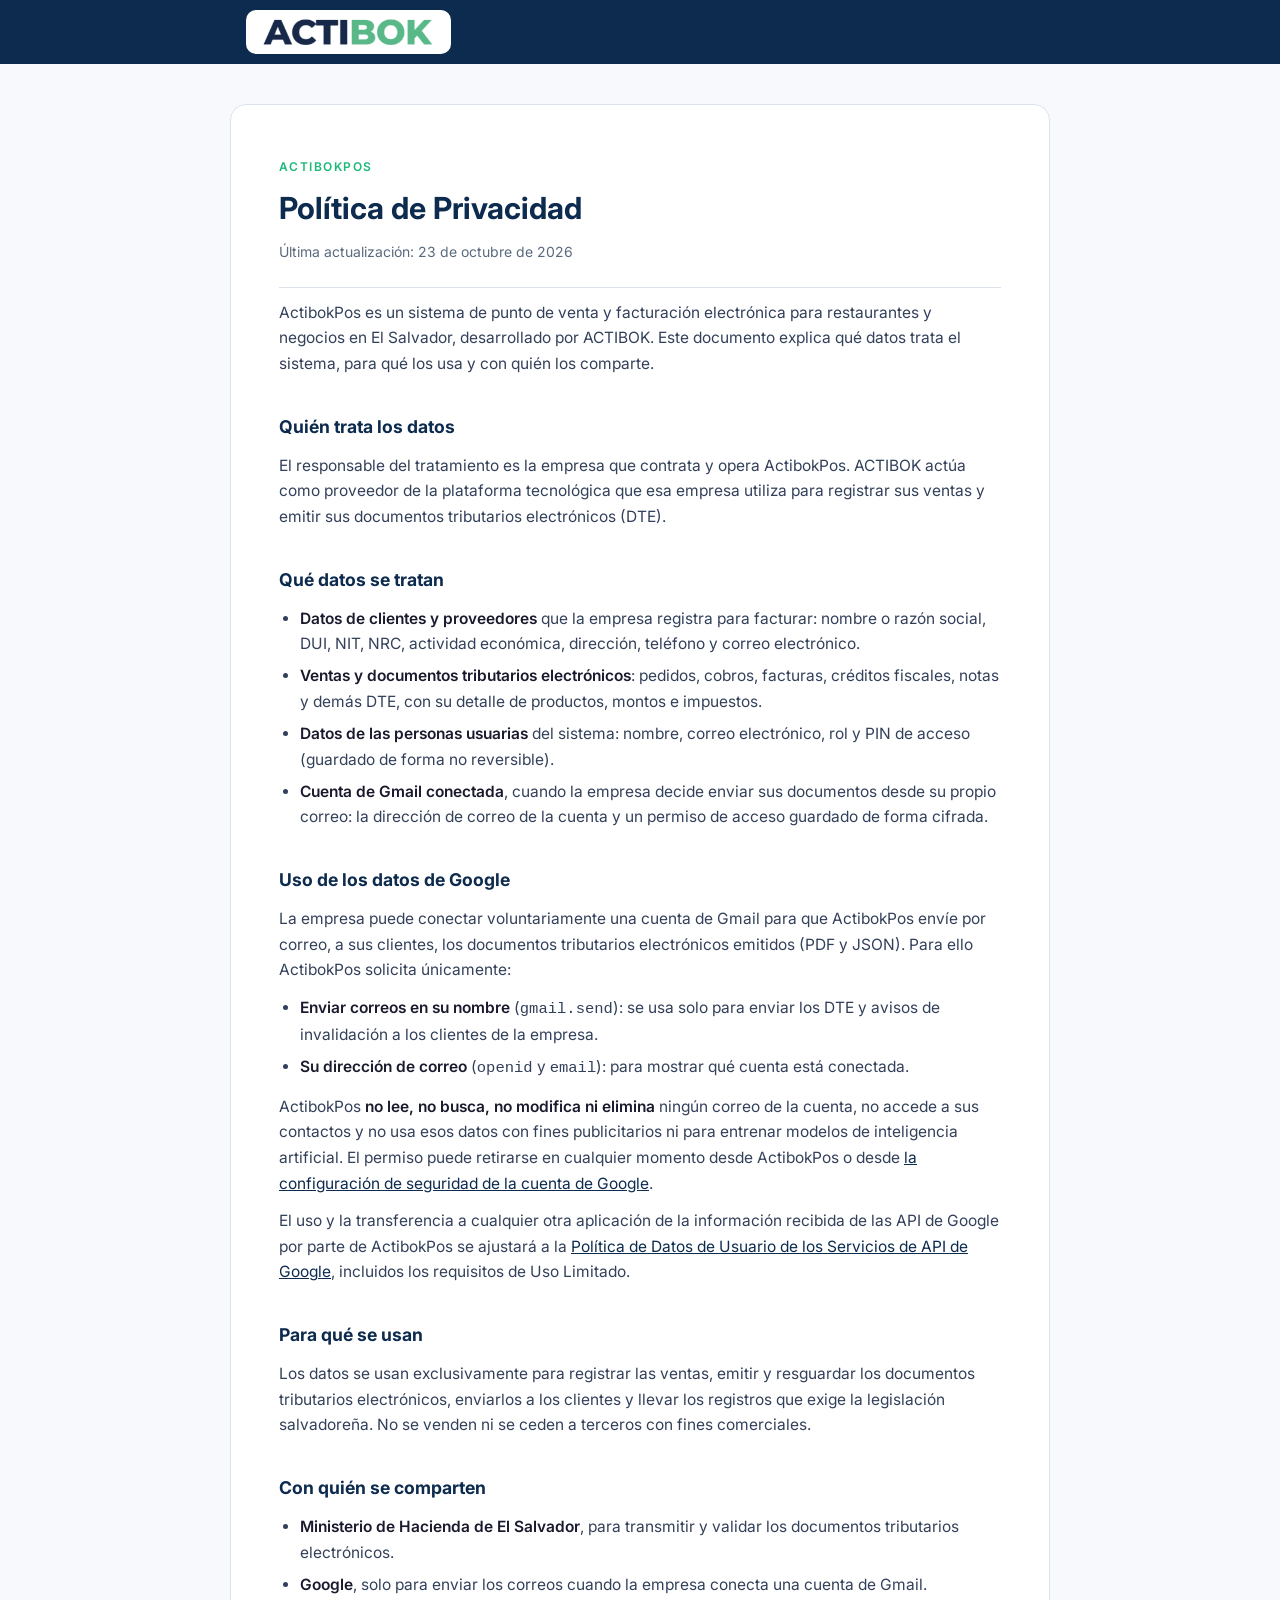
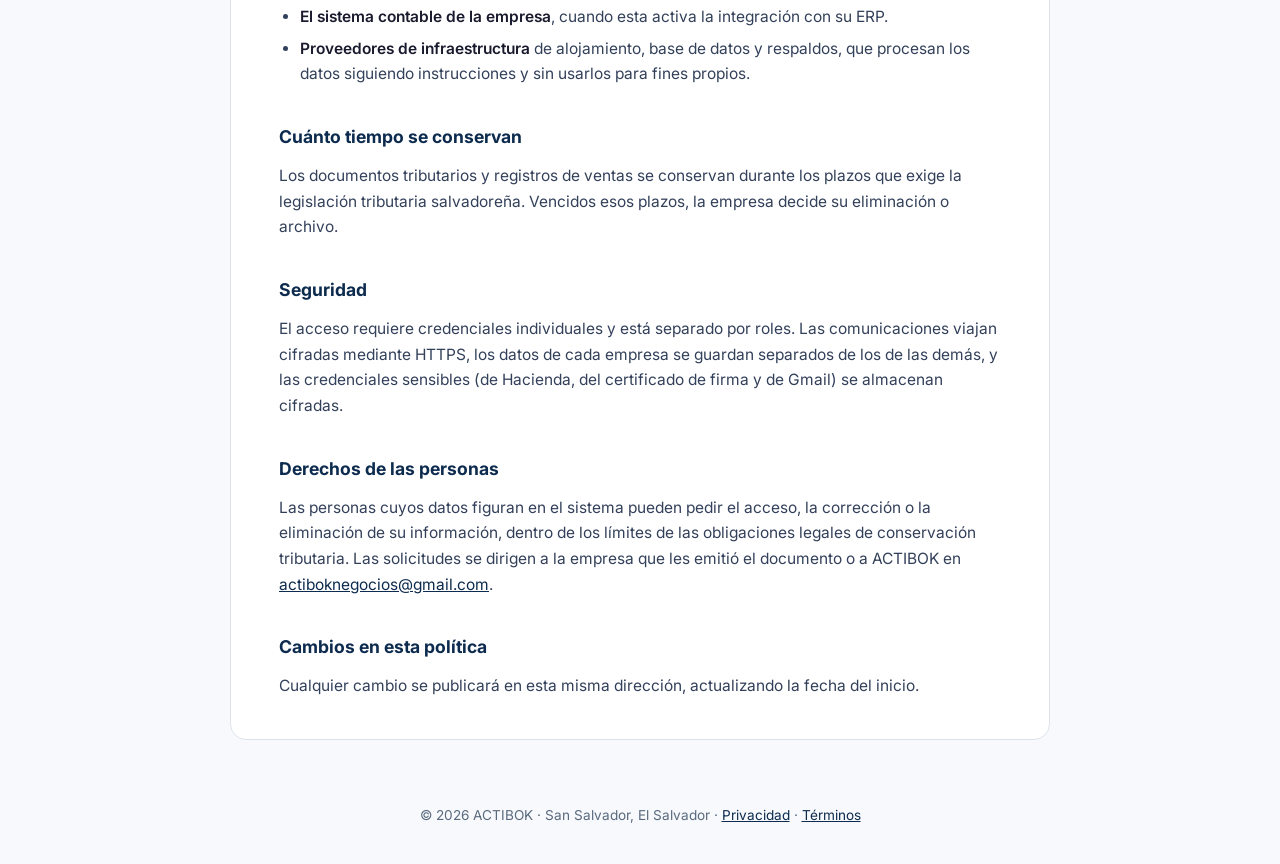
<file: privacidad.html>
<!DOCTYPE html>
<html lang="es">
<head>
  <meta charset="UTF-8" />
  <meta name="viewport" content="width=device-width, initial-scale=1.0" />
  <title>Política de Privacidad — ActibokPos</title>
  <meta name="description" content="Cómo ActibokPos trata los datos de ventas, clientes y la cuenta de Gmail conectada." />
  <link rel="preconnect" href="https://fonts.googleapis.com" />
  <link rel="preconnect" href="https://fonts.gstatic.com" crossorigin />
  <link href="https://fonts.googleapis.com/css2?family=Inter:wght@400;500;600;700&display=swap" rel="stylesheet" />
  <style>
    *, *::before, *::after { box-sizing: border-box; margin: 0; padding: 0; }
    :root { --azul: #0D2B4E; --verde: #1DB97A; --texto: #1A1A2E; --texto-sec: #5A6A7E; --borde: #DDE3ED; }
    body { font-family: 'Inter', sans-serif; color: var(--texto); background: #F7F9FC; line-height: 1.65; }
    header { background: var(--azul); }
    header .bar { max-width: 820px; margin: 0 auto; padding: 0 1rem; height: 64px; display: flex; align-items: center; }
    header a { display: flex; background: #fff; padding: 0.4rem 0.9rem; border-radius: 10px; }
    header img { height: 32px; }
    main { padding: 2.5rem 1rem 4rem; }
    article { max-width: 820px; margin: 0 auto; background: #fff; border: 1px solid var(--borde); border-radius: 16px; padding: 2.5rem clamp(1.25rem, 5vw, 3rem); }
    .eyebrow { font-size: 0.75rem; font-weight: 600; letter-spacing: 0.12em; text-transform: uppercase; color: var(--verde); }
    h1 { font-size: 1.9rem; margin-top: 0.4rem; color: var(--azul); }
    .fecha { font-size: 0.875rem; color: var(--texto-sec); margin-top: 0.4rem; padding-bottom: 1.5rem; border-bottom: 1px solid var(--borde); }
    h2 { font-size: 1.1rem; color: var(--azul); margin-top: 2.2rem; }
    p, li { font-size: 0.97rem; color: #33405A; }
    p { margin-top: 0.75rem; }
    ul { margin-top: 0.75rem; padding-left: 1.3rem; }
    li { margin-top: 0.4rem; }
    strong { color: var(--texto); font-weight: 600; }
    a { color: var(--azul); }
    footer { text-align: center; font-size: 0.85rem; color: var(--texto-sec); padding: 0 1rem 2.5rem; }
  </style>
</head>
<body>
<header><div class="bar"><a href="/"><img src="assets/logo-actibok.png" alt="ACTIBOK" /></a></div></header>
<main>
<article>
  <p class="eyebrow">ActibokPos</p>
  <h1>Política de Privacidad</h1>
  <p class="fecha">Última actualización: 23 de octubre de 2026</p>

  <p>ActibokPos es un sistema de punto de venta y facturación electrónica para restaurantes y negocios en El Salvador, desarrollado por ACTIBOK. Este documento explica qué datos trata el sistema, para qué los usa y con quién los comparte.</p>

  <h2>Quién trata los datos</h2>
  <p>El responsable del tratamiento es la empresa que contrata y opera ActibokPos. ACTIBOK actúa como proveedor de la plataforma tecnológica que esa empresa utiliza para registrar sus ventas y emitir sus documentos tributarios electrónicos (DTE).</p>

  <h2>Qué datos se tratan</h2>
  <ul>
    <li><strong>Datos de clientes y proveedores</strong> que la empresa registra para facturar: nombre o razón social, DUI, NIT, NRC, actividad económica, dirección, teléfono y correo electrónico.</li>
    <li><strong>Ventas y documentos tributarios electrónicos</strong>: pedidos, cobros, facturas, créditos fiscales, notas y demás DTE, con su detalle de productos, montos e impuestos.</li>
    <li><strong>Datos de las personas usuarias</strong> del sistema: nombre, correo electrónico, rol y PIN de acceso (guardado de forma no reversible).</li>
    <li><strong>Cuenta de Gmail conectada</strong>, cuando la empresa decide enviar sus documentos desde su propio correo: la dirección de correo de la cuenta y un permiso de acceso guardado de forma cifrada.</li>
  </ul>

  <h2>Uso de los datos de Google</h2>
  <p>La empresa puede conectar voluntariamente una cuenta de Gmail para que ActibokPos envíe por correo, a sus clientes, los documentos tributarios electrónicos emitidos (PDF y JSON). Para ello ActibokPos solicita únicamente:</p>
  <ul>
    <li><strong>Enviar correos en su nombre</strong> (<code>gmail.send</code>): se usa solo para enviar los DTE y avisos de invalidación a los clientes de la empresa.</li>
    <li><strong>Su dirección de correo</strong> (<code>openid</code> y <code>email</code>): para mostrar qué cuenta está conectada.</li>
  </ul>
  <p>ActibokPos <strong>no lee, no busca, no modifica ni elimina</strong> ningún correo de la cuenta, no accede a sus contactos y no usa esos datos con fines publicitarios ni para entrenar modelos de inteligencia artificial. El permiso puede retirarse en cualquier momento desde ActibokPos o desde <a href="https://myaccount.google.com/permissions" rel="noopener">la configuración de seguridad de la cuenta de Google</a>.</p>
  <p>El uso y la transferencia a cualquier otra aplicación de la información recibida de las API de Google por parte de ActibokPos se ajustará a la <a href="https://developers.google.com/terms/api-services-user-data-policy" rel="noopener">Política de Datos de Usuario de los Servicios de API de Google</a>, incluidos los requisitos de Uso Limitado.</p>

  <h2>Para qué se usan</h2>
  <p>Los datos se usan exclusivamente para registrar las ventas, emitir y resguardar los documentos tributarios electrónicos, enviarlos a los clientes y llevar los registros que exige la legislación salvadoreña. No se venden ni se ceden a terceros con fines comerciales.</p>

  <h2>Con quién se comparten</h2>
  <ul>
    <li><strong>Ministerio de Hacienda de El Salvador</strong>, para transmitir y validar los documentos tributarios electrónicos.</li>
    <li><strong>Google</strong>, solo para enviar los correos cuando la empresa conecta una cuenta de Gmail.</li>
    <li><strong>El sistema contable de la empresa</strong>, cuando esta activa la integración con su ERP.</li>
    <li><strong>Proveedores de infraestructura</strong> de alojamiento, base de datos y respaldos, que procesan los datos siguiendo instrucciones y sin usarlos para fines propios.</li>
  </ul>

  <h2>Cuánto tiempo se conservan</h2>
  <p>Los documentos tributarios y registros de ventas se conservan durante los plazos que exige la legislación tributaria salvadoreña. Vencidos esos plazos, la empresa decide su eliminación o archivo.</p>

  <h2>Seguridad</h2>
  <p>El acceso requiere credenciales individuales y está separado por roles. Las comunicaciones viajan cifradas mediante HTTPS, los datos de cada empresa se guardan separados de los de las demás, y las credenciales sensibles (de Hacienda, del certificado de firma y de Gmail) se almacenan cifradas.</p>

  <h2>Derechos de las personas</h2>
  <p>Las personas cuyos datos figuran en el sistema pueden pedir el acceso, la corrección o la eliminación de su información, dentro de los límites de las obligaciones legales de conservación tributaria. Las solicitudes se dirigen a la empresa que les emitió el documento o a ACTIBOK en <a href="mailto:actiboknegocios@gmail.com">actiboknegocios@gmail.com</a>.</p>

  <h2>Cambios en esta política</h2>
  <p>Cualquier cambio se publicará en esta misma dirección, actualizando la fecha del inicio.</p>
</article>
</main>
<footer>© 2026 ACTIBOK · San Salvador, El Salvador · <a href="/privacidad.html">Privacidad</a> · <a href="/terminos.html">Términos</a></footer>
</body>
</html>
</file>
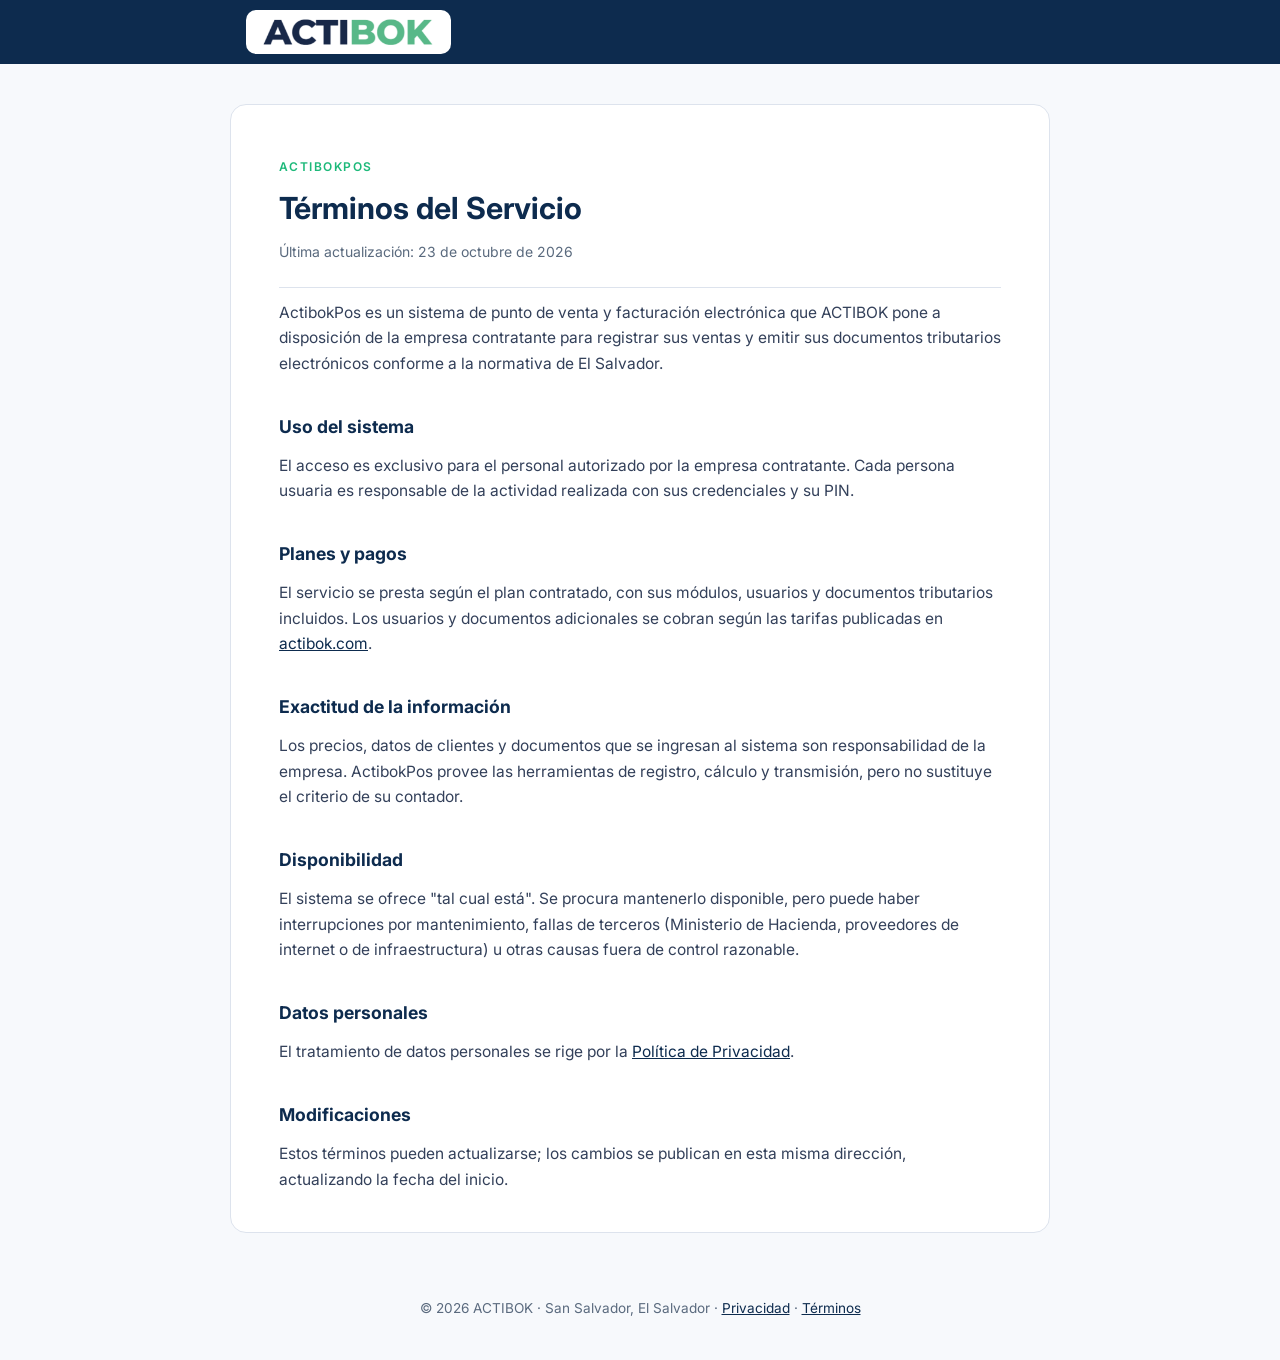
<file: terminos.html>
<!DOCTYPE html>
<html lang="es">
<head>
  <meta charset="UTF-8" />
  <meta name="viewport" content="width=device-width, initial-scale=1.0" />
  <title>Términos del Servicio — ActibokPos</title>
  <meta name="description" content="Condiciones de uso del sistema de punto de venta ActibokPos." />
  <link rel="preconnect" href="https://fonts.googleapis.com" />
  <link rel="preconnect" href="https://fonts.gstatic.com" crossorigin />
  <link href="https://fonts.googleapis.com/css2?family=Inter:wght@400;500;600;700&display=swap" rel="stylesheet" />
  <style>
    *, *::before, *::after { box-sizing: border-box; margin: 0; padding: 0; }
    :root { --azul: #0D2B4E; --verde: #1DB97A; --texto: #1A1A2E; --texto-sec: #5A6A7E; --borde: #DDE3ED; }
    body { font-family: 'Inter', sans-serif; color: var(--texto); background: #F7F9FC; line-height: 1.65; }
    header { background: var(--azul); }
    header .bar { max-width: 820px; margin: 0 auto; padding: 0 1rem; height: 64px; display: flex; align-items: center; }
    header a { display: flex; background: #fff; padding: 0.4rem 0.9rem; border-radius: 10px; }
    header img { height: 32px; }
    main { padding: 2.5rem 1rem 4rem; }
    article { max-width: 820px; margin: 0 auto; background: #fff; border: 1px solid var(--borde); border-radius: 16px; padding: 2.5rem clamp(1.25rem, 5vw, 3rem); }
    .eyebrow { font-size: 0.75rem; font-weight: 600; letter-spacing: 0.12em; text-transform: uppercase; color: var(--verde); }
    h1 { font-size: 1.9rem; margin-top: 0.4rem; color: var(--azul); }
    .fecha { font-size: 0.875rem; color: var(--texto-sec); margin-top: 0.4rem; padding-bottom: 1.5rem; border-bottom: 1px solid var(--borde); }
    h2 { font-size: 1.1rem; color: var(--azul); margin-top: 2.2rem; }
    p, li { font-size: 0.97rem; color: #33405A; }
    p { margin-top: 0.75rem; }
    ul { margin-top: 0.75rem; padding-left: 1.3rem; }
    li { margin-top: 0.4rem; }
    strong { color: var(--texto); font-weight: 600; }
    a { color: var(--azul); }
    footer { text-align: center; font-size: 0.85rem; color: var(--texto-sec); padding: 0 1rem 2.5rem; }
  </style>
</head>
<body>
<header><div class="bar"><a href="/"><img src="assets/logo-actibok.png" alt="ACTIBOK" /></a></div></header>
<main>
<article>
  <p class="eyebrow">ActibokPos</p>
  <h1>Términos del Servicio</h1>
  <p class="fecha">Última actualización: 23 de octubre de 2026</p>

  <p>ActibokPos es un sistema de punto de venta y facturación electrónica que ACTIBOK pone a disposición de la empresa contratante para registrar sus ventas y emitir sus documentos tributarios electrónicos conforme a la normativa de El Salvador.</p>

  <h2>Uso del sistema</h2>
  <p>El acceso es exclusivo para el personal autorizado por la empresa contratante. Cada persona usuaria es responsable de la actividad realizada con sus credenciales y su PIN.</p>

  <h2>Planes y pagos</h2>
  <p>El servicio se presta según el plan contratado, con sus módulos, usuarios y documentos tributarios incluidos. Los usuarios y documentos adicionales se cobran según las tarifas publicadas en <a href="/#actibokpos">actibok.com</a>.</p>

  <h2>Exactitud de la información</h2>
  <p>Los precios, datos de clientes y documentos que se ingresan al sistema son responsabilidad de la empresa. ActibokPos provee las herramientas de registro, cálculo y transmisión, pero no sustituye el criterio de su contador.</p>

  <h2>Disponibilidad</h2>
  <p>El sistema se ofrece "tal cual está". Se procura mantenerlo disponible, pero puede haber interrupciones por mantenimiento, fallas de terceros (Ministerio de Hacienda, proveedores de internet o de infraestructura) u otras causas fuera de control razonable.</p>

  <h2>Datos personales</h2>
  <p>El tratamiento de datos personales se rige por la <a href="/privacidad.html">Política de Privacidad</a>.</p>

  <h2>Modificaciones</h2>
  <p>Estos términos pueden actualizarse; los cambios se publican en esta misma dirección, actualizando la fecha del inicio.</p>
</article>
</main>
<footer>© 2026 ACTIBOK · San Salvador, El Salvador · <a href="/privacidad.html">Privacidad</a> · <a href="/terminos.html">Términos</a></footer>
</body>
</html>
</file>
